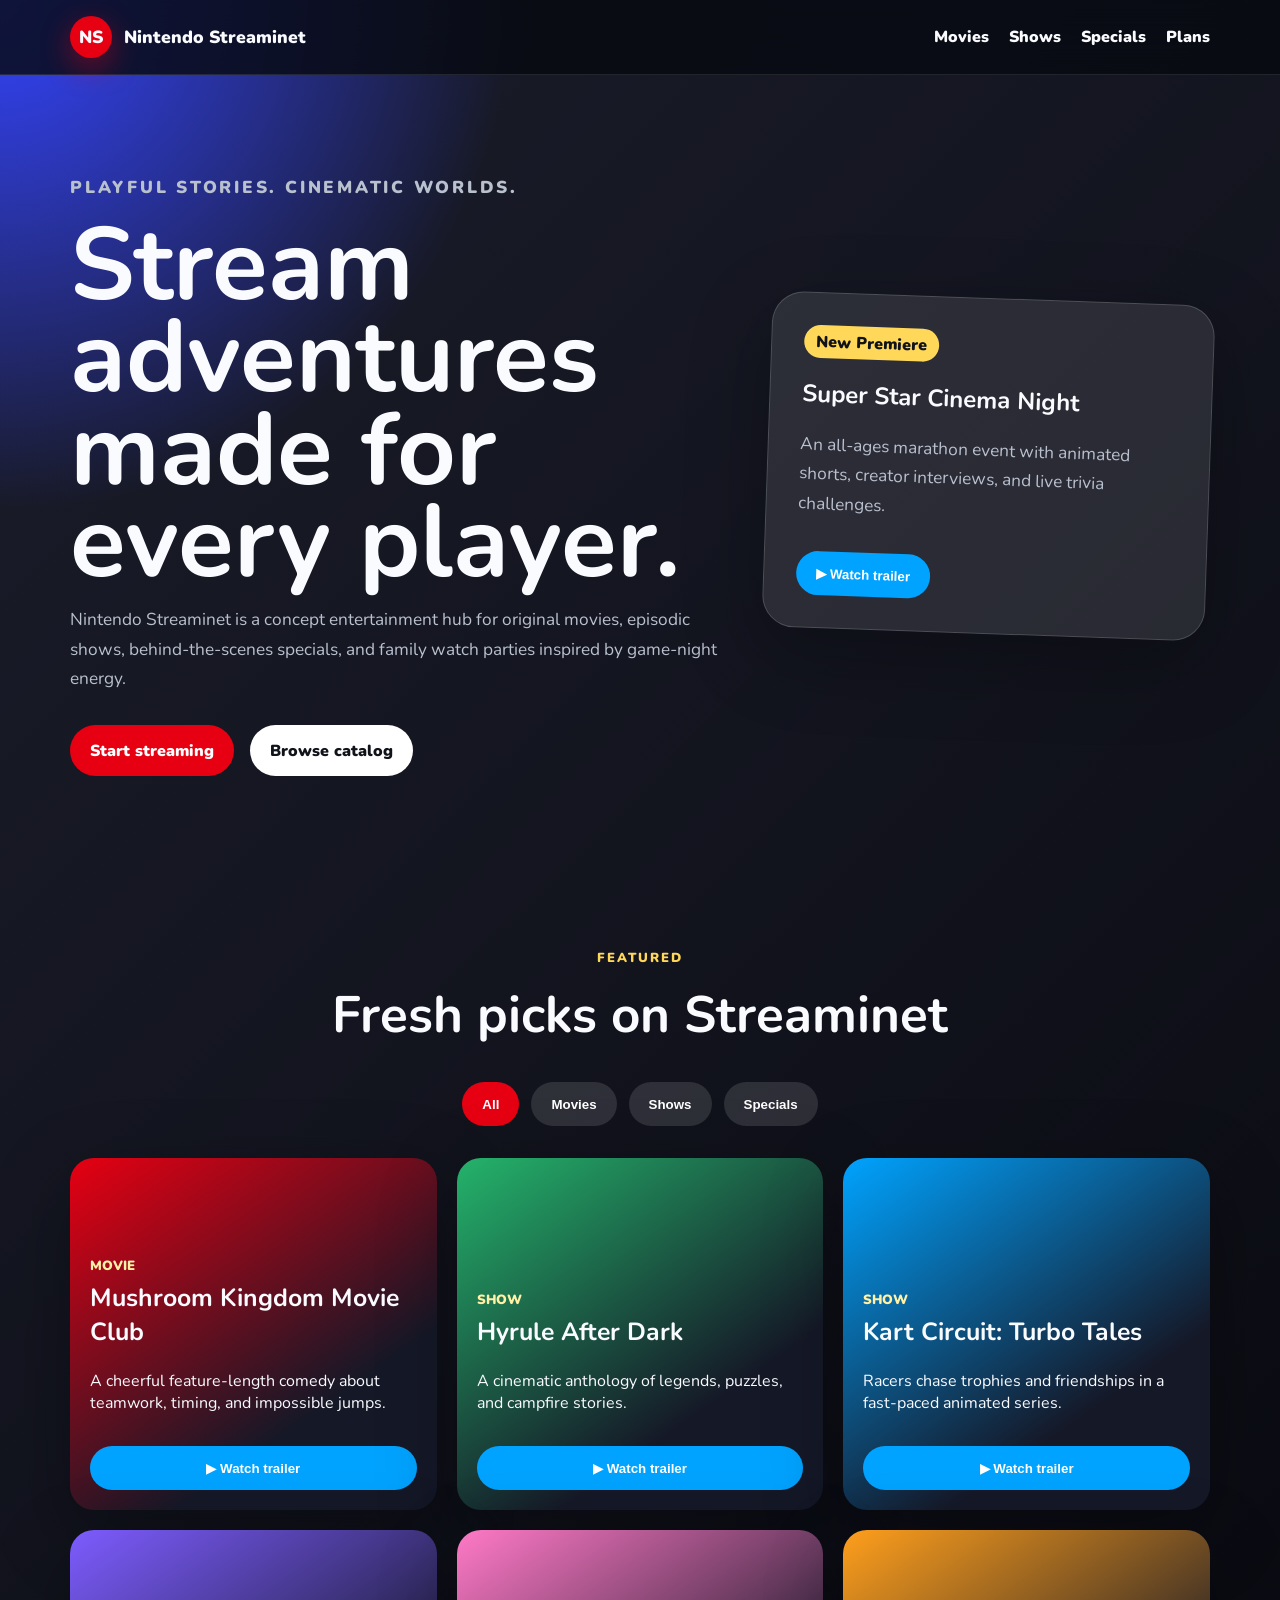
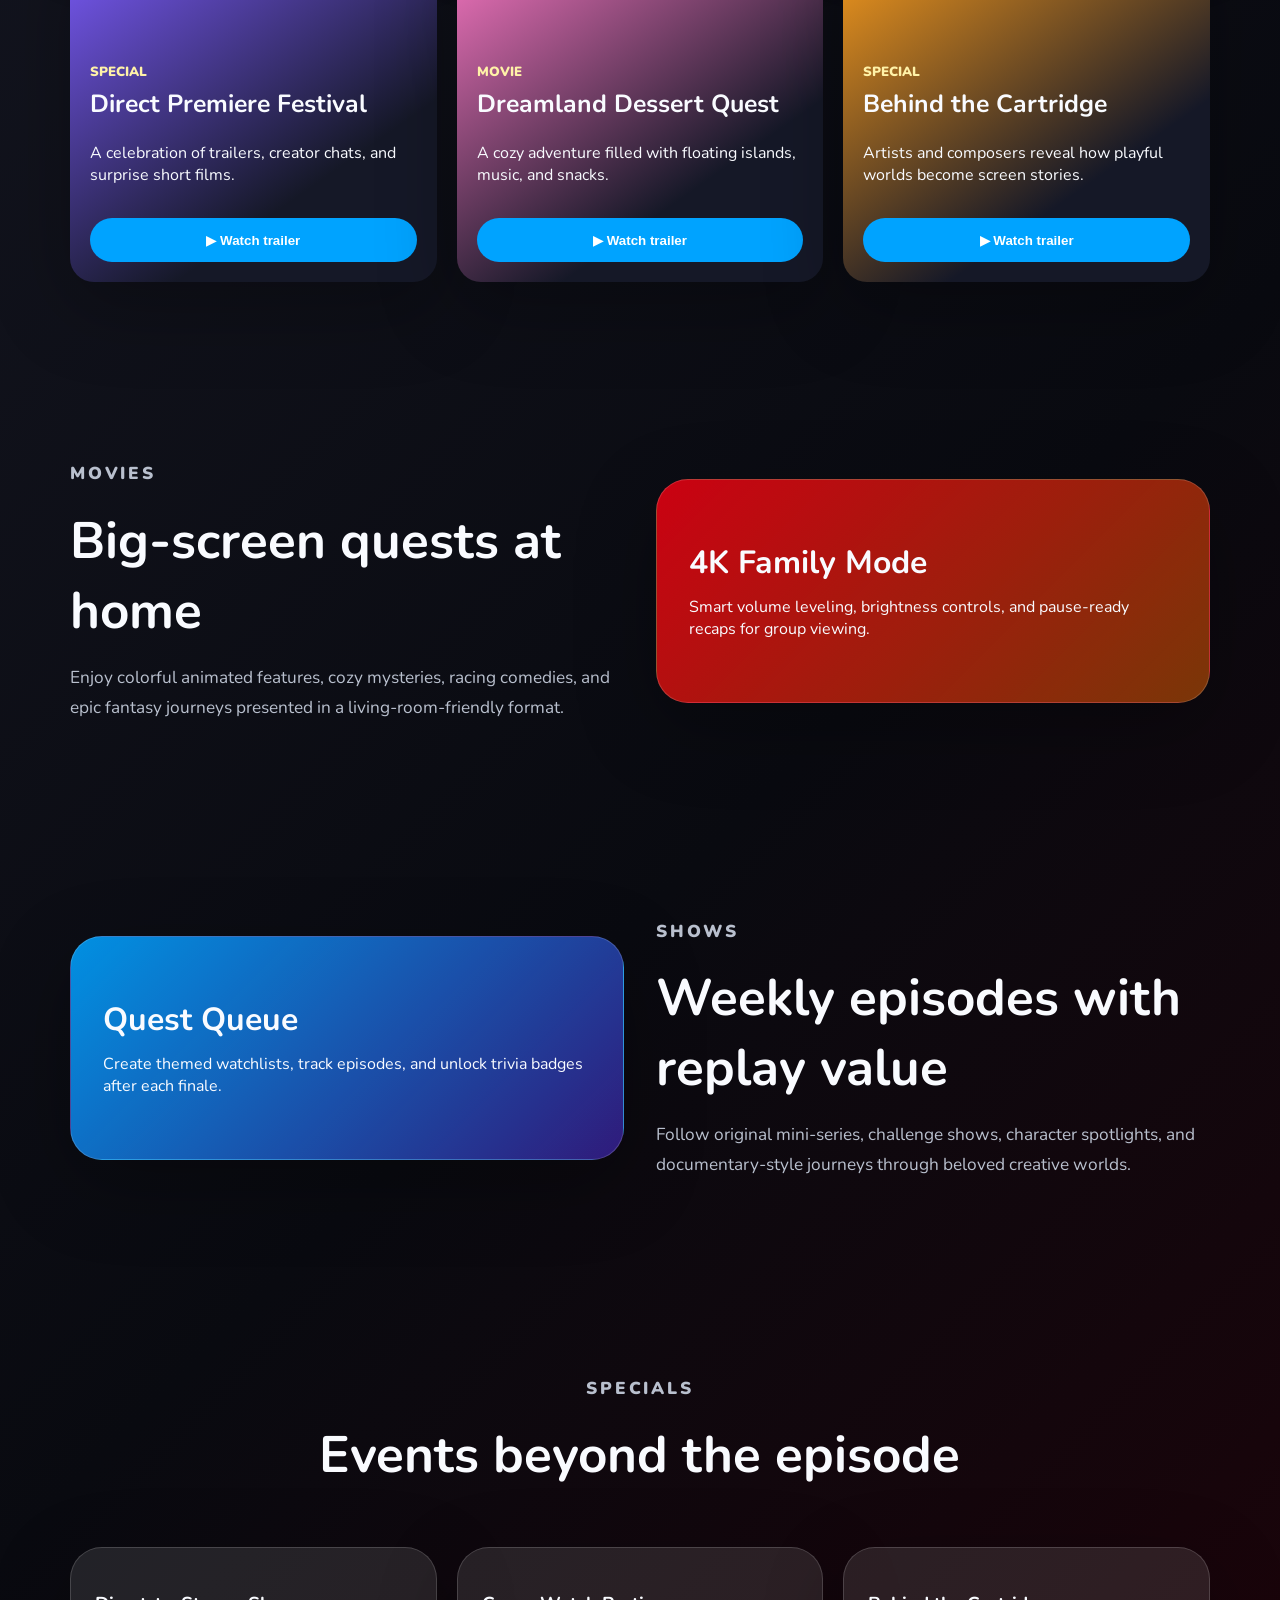
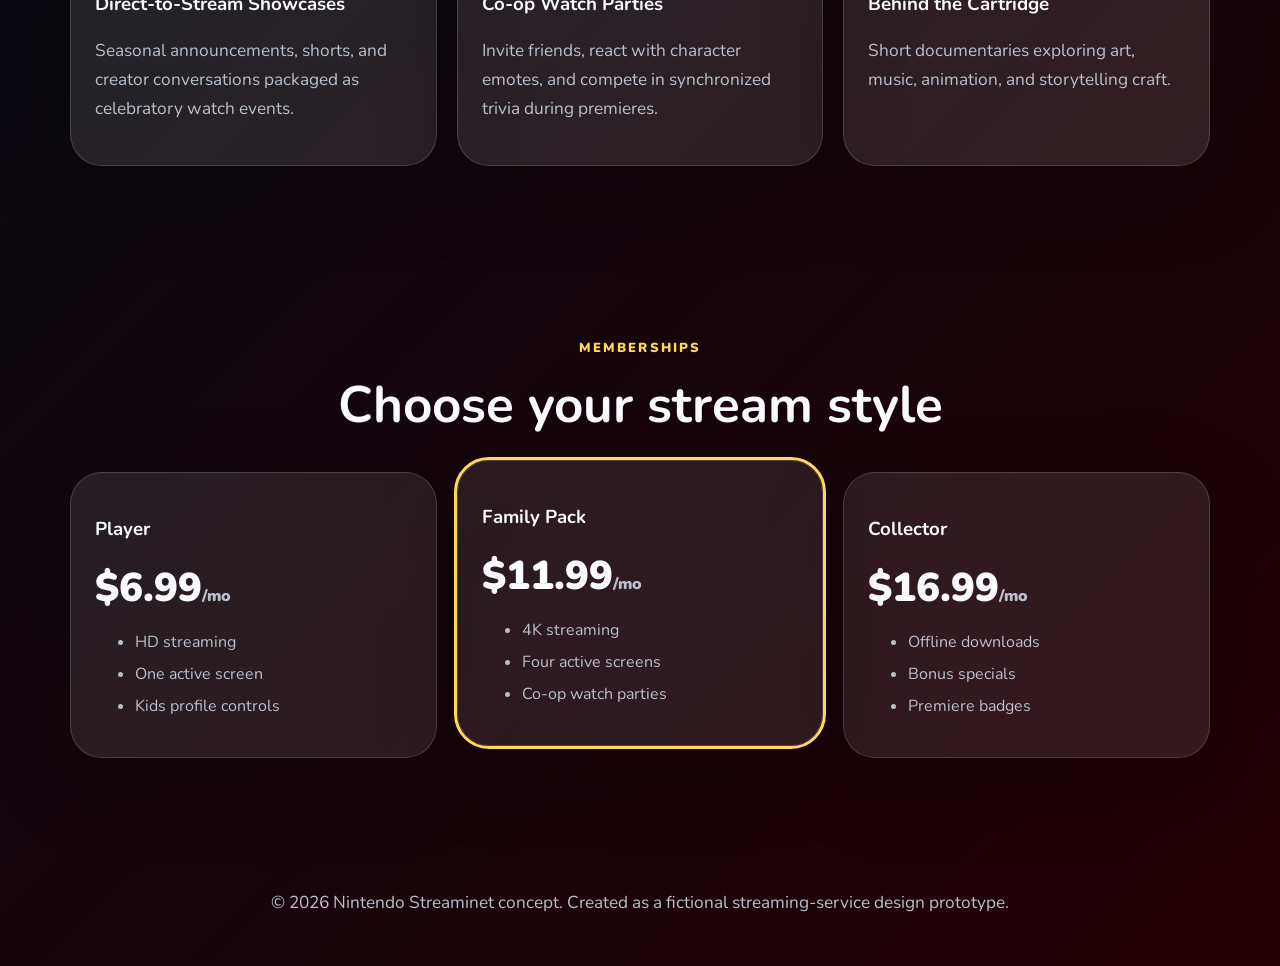
<file: index.html>
<!DOCTYPE html>
<html lang="en">
<head>
  <meta charset="UTF-8" />
  <meta name="viewport" content="width=device-width, initial-scale=1.0" />
  <meta name="description" content="Nintendo Streaminet concept streaming destination for movies, shows, and specials." />
  <title>Nintendo Streaminet | Movies, Shows & Specials</title>
  <link rel="preconnect" href="https://fonts.googleapis.com" />
  <link rel="preconnect" href="https://fonts.gstatic.com" crossorigin />
  <link href="https://fonts.googleapis.com/css2?family=Nunito:wght@400;700;900&display=swap" rel="stylesheet" />
  <link rel="stylesheet" href="styles.css" />
</head>
<body>
  <header class="site-header">
    <nav class="nav" aria-label="Primary navigation">
      <a class="brand" href="#hero" aria-label="Nintendo Streaminet home">
        <span class="brand-mark">NS</span>
        <span>Nintendo Streaminet</span>
      </a>
      <button class="nav-toggle" aria-expanded="false" aria-controls="nav-links">☰</button>
      <div class="nav-links" id="nav-links">
        <a href="#movies">Movies</a>
        <a href="#shows">Shows</a>
        <a href="#specials">Specials</a>
        <a href="#plans">Plans</a>
      </div>
    </nav>
  </header>

  <main>
    <section class="hero" id="hero">
      <div class="hero-copy">
        <p class="eyebrow">Playful stories. Cinematic worlds.</p>
        <h1>Stream adventures made for every player.</h1>
        <p>Nintendo Streaminet is a concept entertainment hub for original movies, episodic shows, behind-the-scenes specials, and family watch parties inspired by game-night energy.</p>
        <div class="hero-actions">
          <a class="button primary" href="#plans">Start streaming</a>
          <a class="button secondary" href="#featured">Browse catalog</a>
        </div>
      </div>
      <aside class="hero-card" aria-label="Featured premiere">
        <span class="pill">New Premiere</span>
        <h2>Super Star Cinema Night</h2>
        <p>An all-ages marathon event with animated shorts, creator interviews, and live trivia challenges.</p>
        <button class="play-button" data-title="Super Star Cinema Night">▶ Watch trailer</button>
      </aside>
    </section>

    <section class="section" id="featured">
      <div class="section-heading">
        <p class="eyebrow">Featured</p>
        <h2>Fresh picks on Streaminet</h2>
      </div>
      <div class="filter-bar" role="group" aria-label="Catalog filters">
        <button class="filter active" data-filter="all">All</button>
        <button class="filter" data-filter="movie">Movies</button>
        <button class="filter" data-filter="show">Shows</button>
        <button class="filter" data-filter="special">Specials</button>
      </div>
      <div class="catalog-grid" id="catalog-grid"></div>
    </section>

    <section class="section split" id="movies">
      <div>
        <p class="eyebrow">Movies</p>
        <h2>Big-screen quests at home</h2>
        <p>Enjoy colorful animated features, cozy mysteries, racing comedies, and epic fantasy journeys presented in a living-room-friendly format.</p>
      </div>
      <div class="feature-panel red">
        <strong>4K Family Mode</strong>
        <span>Smart volume leveling, brightness controls, and pause-ready recaps for group viewing.</span>
      </div>
    </section>

    <section class="section split reverse" id="shows">
      <div>
        <p class="eyebrow">Shows</p>
        <h2>Weekly episodes with replay value</h2>
        <p>Follow original mini-series, challenge shows, character spotlights, and documentary-style journeys through beloved creative worlds.</p>
      </div>
      <div class="feature-panel blue">
        <strong>Quest Queue</strong>
        <span>Create themed watchlists, track episodes, and unlock trivia badges after each finale.</span>
      </div>
    </section>

    <section class="section cards" id="specials">
      <div class="section-heading">
        <p class="eyebrow">Specials</p>
        <h2>Events beyond the episode</h2>
      </div>
      <article>
        <h3>Direct-to-Stream Showcases</h3>
        <p>Seasonal announcements, shorts, and creator conversations packaged as celebratory watch events.</p>
      </article>
      <article>
        <h3>Co-op Watch Parties</h3>
        <p>Invite friends, react with character emotes, and compete in synchronized trivia during premieres.</p>
      </article>
      <article>
        <h3>Behind the Cartridge</h3>
        <p>Short documentaries exploring art, music, animation, and storytelling craft.</p>
      </article>
    </section>

    <section class="section plans" id="plans">
      <div class="section-heading">
        <p class="eyebrow">Memberships</p>
        <h2>Choose your stream style</h2>
      </div>
      <div class="pricing-grid">
        <article class="price-card">
          <h3>Player</h3>
          <p class="price">$6.99<span>/mo</span></p>
          <ul>
            <li>HD streaming</li>
            <li>One active screen</li>
            <li>Kids profile controls</li>
          </ul>
        </article>
        <article class="price-card featured-plan">
          <h3>Family Pack</h3>
          <p class="price">$11.99<span>/mo</span></p>
          <ul>
            <li>4K streaming</li>
            <li>Four active screens</li>
            <li>Co-op watch parties</li>
          </ul>
        </article>
        <article class="price-card">
          <h3>Collector</h3>
          <p class="price">$16.99<span>/mo</span></p>
          <ul>
            <li>Offline downloads</li>
            <li>Bonus specials</li>
            <li>Premiere badges</li>
          </ul>
        </article>
      </div>
    </section>
  </main>

  <div class="modal" id="trailer-modal" aria-hidden="true" role="dialog" aria-labelledby="modal-title">
    <div class="modal-content">
      <button class="modal-close" aria-label="Close trailer">×</button>
      <p class="eyebrow">Trailer</p>
      <h2 id="modal-title">Now playing</h2>
      <div class="fake-player">▶</div>
      <p>This demo player previews how Streaminet trailers could launch from the catalog.</p>
    </div>
  </div>

  <footer class="footer">
    <p>© 2026 Nintendo Streaminet concept. Created as a fictional streaming-service design prototype.</p>
  </footer>

  <script src="app.js"></script>
</body>
</html>
</file>
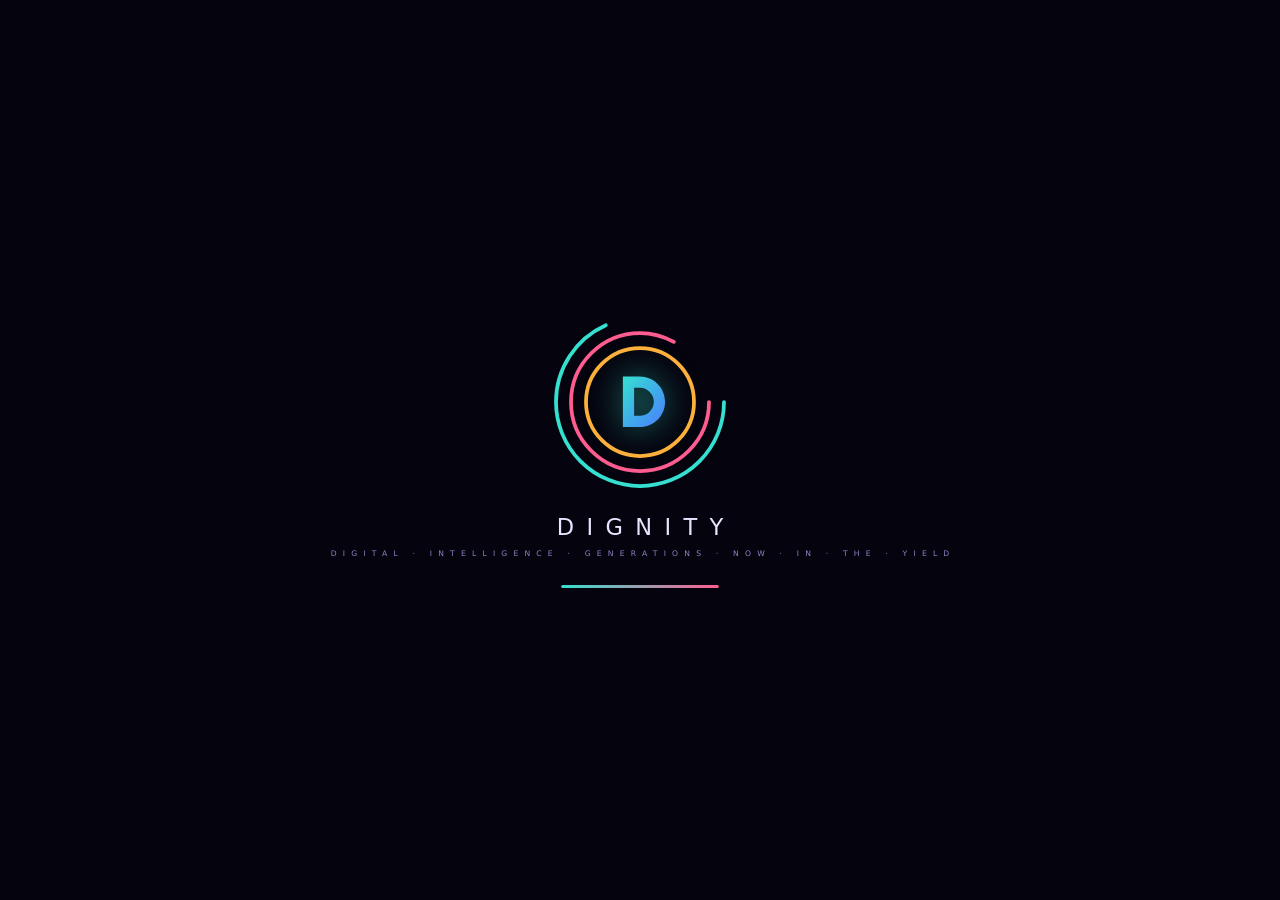
<file: dignity-os-epg/index.html>
<!DOCTYPE html>
<html lang="en">
<head>
<meta charset="UTF-8">
<meta name="viewport" content="width=device-width, initial-scale=1.0">
<title>Dignity OS — Program Guide</title>
<style>
  /* ============================================================
     DIGNITY OS · Electronic Program Guide
     Set-top box firmware UI simulation (concept design)
     Symbol-driven interface — minimal text by design
     ============================================================ */

  :root {
    --bg-deep:    #0d0a1f;
    --bg-panel:   #1a1440;
    --bg-cell:    #241b58;
    --bg-cell-2:  #2d2270;
    --ink:        #e8e4ff;
    --ink-dim:    #8d84c6;
    --accent:     #35e0d0;
    --accent-2:   #ffb03a;
    --hot:        #ff5d8f;
    --now-line:   #ffb03a;
    --glass:      rgba(255,255,255,.06);
    --radius:     14px;
    font-size: clamp(10px, 1.25vmin, 16px);
  }

  * { margin: 0; padding: 0; box-sizing: border-box; }

  html, body {
    height: 100%;
    background: #000;
    overflow: hidden;
    font-family: "Segoe UI", "Hiragino Sans", system-ui, sans-serif;
    user-select: none;
    -webkit-user-select: none;
  }

  /* ---- TV bezel / screen ---- */
  #screen {
    position: absolute; inset: 0;
    background:
      radial-gradient(120% 90% at 50% -10%, #2b2166 0%, var(--bg-deep) 55%, #070512 100%);
    overflow: hidden;
  }

  /* CRT scanlines + vignette */
  #screen::after {
    content: "";
    position: absolute; inset: 0;
    pointer-events: none;
    background:
      repeating-linear-gradient(0deg, rgba(0,0,0,.14) 0 1px, transparent 1px 3px),
      radial-gradient(130% 130% at 50% 50%, transparent 60%, rgba(0,0,0,.45) 100%);
    z-index: 90;
  }

  /* soft ambient drift behind everything */
  .aurora {
    position: absolute; inset: -20%;
    background:
      radial-gradient(30% 40% at 20% 30%, rgba(53,224,208,.10), transparent 70%),
      radial-gradient(35% 45% at 80% 20%, rgba(255,93,143,.09), transparent 70%),
      radial-gradient(40% 50% at 60% 85%, rgba(255,176,58,.07), transparent 70%);
    animation: drift 26s ease-in-out infinite alternate;
    z-index: 0;
  }
  @keyframes drift {
    from { transform: translate(-2%, -1%) scale(1); }
    to   { transform: translate(2%, 2%) scale(1.06); }
  }

  /* ============================================================
     BOOT SEQUENCE
     ============================================================ */
  #boot {
    position: absolute; inset: 0;
    background: #05040e;
    display: flex; align-items: center; justify-content: center;
    z-index: 200;
    transition: opacity .9s ease;
  }
  #boot.done { opacity: 0; pointer-events: none; }

  .boot-mark { text-align: center; }

  .boot-orbits {
    position: relative;
    width: 16rem; height: 16rem;
    margin: 0 auto 2rem;
  }
  .boot-orbits svg { width: 100%; height: 100%; overflow: visible; }

  .orbit-ring {
    fill: none;
    stroke-width: 2.5;
    stroke-linecap: round;
    transform-origin: 60px 60px;
    stroke-dasharray: 240 140;
    animation: spin 3.2s cubic-bezier(.65,.05,.35,.95) infinite;
  }
  .orbit-ring.r1 { stroke: var(--accent);   animation-duration: 3.2s; }
  .orbit-ring.r2 { stroke: var(--hot);      animation-duration: 4.1s; animation-direction: reverse; }
  .orbit-ring.r3 { stroke: var(--accent-2); animation-duration: 5.3s; }
  @keyframes spin { to { transform: rotate(360deg); } }

  .boot-core {
    position: absolute; inset: 0;
    display: flex; align-items: center; justify-content: center;
  }
  .boot-core .d-mark {
    width: 6rem; height: 6rem;
    animation: corePulse 1.6s ease-in-out infinite alternate;
    filter: drop-shadow(0 0 1.4rem rgba(53,224,208,.55));
  }
  @keyframes corePulse {
    from { transform: scale(.94); }
    to   { transform: scale(1.06); }
  }

  .boot-word {
    letter-spacing: 1.1rem;
    text-indent: 1.1rem;
    font-size: 2rem;
    font-weight: 200;
    color: var(--ink);
    opacity: 0;
    animation: wordIn 1.4s .6s ease forwards;
  }
  .boot-sub {
    margin-top: .8rem;
    letter-spacing: .55rem;
    text-indent: .55rem;
    font-size: .68rem;
    color: var(--ink-dim);
    opacity: 0;
    animation: wordIn 1.4s 1.2s ease forwards;
  }
  @keyframes wordIn {
    from { opacity: 0; transform: translateY(.8rem); letter-spacing: 1.6rem; }
    to   { opacity: 1; transform: none; }
  }

  .boot-progress {
    width: 14rem; height: .25rem;
    margin: 2.4rem auto 0;
    border-radius: 99px;
    background: rgba(255,255,255,.08);
    overflow: hidden;
  }
  .boot-progress i {
    display: block; height: 100%; width: 0;
    border-radius: inherit;
    background: linear-gradient(90deg, var(--accent), var(--hot));
    animation: load 2.8s .4s cubic-bezier(.3,.8,.4,1) forwards;
  }
  @keyframes load { to { width: 100%; } }

  /* ============================================================
     MAIN GUIDE LAYOUT
     ============================================================ */
  #guide {
    position: absolute; inset: 0;
    display: grid;
    grid-template-rows: auto auto 1fr auto;
    gap: 1rem;
    padding: 2.2rem 2.6rem 1.6rem;
    z-index: 10;
    opacity: 0;
    transform: scale(1.03);
    transition: opacity .8s ease, transform .8s ease;
  }
  #guide.on { opacity: 1; transform: none; }

  /* ---- Top bar ---- */
  .topbar {
    display: flex; align-items: center; gap: 1.4rem;
  }
  .logo-lockup {
    display: flex; align-items: center; gap: .8rem;
  }
  .logo-lockup .d-mark { width: 2.6rem; height: 2.6rem; }
  .logo-lockup .word {
    font-weight: 200; letter-spacing: .5rem; font-size: 1.15rem; color: var(--ink);
  }

  .topbar .spacer { flex: 1; }

  .status-glyphs {
    display: flex; align-items: center; gap: 1rem;
    color: var(--ink-dim);
  }
  .status-glyphs svg { width: 1.5rem; height: 1.5rem; display: block; }

  #clock {
    font-variant-numeric: tabular-nums;
    font-size: 1.7rem; font-weight: 300;
    color: var(--ink);
    letter-spacing: .1rem;
  }
  #clock small { font-size: .85rem; color: var(--accent); margin-left: .3rem; }

  /* ---- Now-playing strip: preview + info ---- */
  .nowstrip {
    display: grid;
    grid-template-columns: 22rem 1fr;
    gap: 1.2rem;
    align-items: stretch;
  }

  .preview {
    position: relative;
    border-radius: var(--radius);
    overflow: hidden;
    aspect-ratio: 16/9;
    background: #000;
    box-shadow: 0 .8rem 2.4rem rgba(0,0,0,.5), inset 0 0 0 1px rgba(255,255,255,.09);
  }
  .preview canvas { width: 100%; height: 100%; display: block; }
  .preview .ch-badge {
    position: absolute; left: .7rem; top: .7rem;
    display: flex; align-items: center; gap: .45rem;
    padding: .3rem .7rem;
    border-radius: 99px;
    background: rgba(0,0,0,.55);
    backdrop-filter: blur(6px);
    color: #fff; font-size: .85rem; font-weight: 600;
    letter-spacing: .05rem;
  }
  .preview .live-dot {
    width: .55rem; height: .55rem; border-radius: 50%;
    background: var(--hot);
    animation: blink 1.4s ease-in-out infinite;
  }
  @keyframes blink { 50% { opacity: .25; } }

  .infocard {
    border-radius: var(--radius);
    background: linear-gradient(160deg, var(--glass), rgba(255,255,255,.02));
    box-shadow: inset 0 0 0 1px rgba(255,255,255,.08);
    padding: 1.1rem 1.5rem;
    display: flex; flex-direction: column; justify-content: center;
    gap: .55rem;
    min-width: 0;
  }
  .infocard .row1 {
    display: flex; align-items: center; gap: .9rem; min-width: 0;
  }
  .infocard .genre-sym {
    width: 2.4rem; height: 2.4rem; flex: none;
    display: grid; place-items: center;
    border-radius: .7rem;
  }
  .infocard .genre-sym svg { width: 1.5rem; height: 1.5rem; }
  .infocard h1 {
    font-size: 1.55rem; font-weight: 500; color: var(--ink);
    white-space: nowrap; overflow: hidden; text-overflow: ellipsis;
    min-width: 0;
  }
  .infocard .meta {
    display: flex; align-items: center; gap: 1rem;
    color: var(--ink-dim); font-size: .95rem;
    font-variant-numeric: tabular-nums;
  }
  .infocard .meta .sym { display: inline-flex; align-items: center; gap: .35rem; }
  .infocard .meta svg { width: 1.05rem; height: 1.05rem; }

  .progressbar {
    height: .35rem; border-radius: 99px;
    background: rgba(255,255,255,.09);
    overflow: hidden;
  }
  .progressbar i {
    display: block; height: 100%;
    background: linear-gradient(90deg, var(--accent), var(--accent-2));
    border-radius: inherit;
    transition: width .6s ease;
  }

  /* ---- EPG grid ---- */
  .gridwrap {
    position: relative;
    border-radius: var(--radius);
    background: rgba(0,0,0,.25);
    box-shadow: inset 0 0 0 1px rgba(255,255,255,.06);
    overflow: hidden;
    display: grid;
    grid-template-rows: auto 1fr;
    min-height: 0;
  }

  /* timeline header */
  .timeline {
    display: grid;
    grid-template-columns: 13rem 1fr;
    border-bottom: 1px solid rgba(255,255,255,.07);
    background: rgba(255,255,255,.03);
  }
  .timeline .corner {
    display: flex; align-items: center; justify-content: center;
    padding: .6rem;
  }
  .timeline .corner svg { width: 1.4rem; height: 1.4rem; color: var(--accent); }
  .timeslots { display: grid; grid-template-columns: repeat(4, 1fr); }
  .timeslots .slot {
    padding: .6rem .9rem;
    font-size: .95rem; font-weight: 600;
    color: var(--ink-dim);
    font-variant-numeric: tabular-nums;
    border-left: 1px solid rgba(255,255,255,.05);
    letter-spacing: .05rem;
  }
  .timeslots .slot.now { color: var(--accent-2); }

  /* rows viewport */
  #rows {
    position: relative;
    overflow: hidden;
    min-height: 0;
  }
  #rowsInner {
    position: absolute; inset: 0 0 auto 0;
    transition: transform .35s cubic-bezier(.25,.9,.3,1.1);
  }

  .ch-row {
    display: grid;
    grid-template-columns: 13rem 1fr;
    height: 5.4rem;
    border-bottom: 1px solid rgba(255,255,255,.05);
  }

  .ch-label {
    display: flex; align-items: center; gap: .8rem;
    padding: 0 1rem;
    background: rgba(255,255,255,.025);
  }
  .ch-num {
    font-size: .8rem; font-weight: 700;
    color: var(--ink-dim);
    font-variant-numeric: tabular-nums;
    width: 2rem; text-align: right;
  }
  .ch-logo {
    width: 3rem; height: 3rem; flex: none;
    border-radius: .8rem;
    display: grid; place-items: center;
    box-shadow: inset 0 0 0 1px rgba(255,255,255,.14);
  }
  .ch-logo svg { width: 1.8rem; height: 1.8rem; }
  .ch-name {
    font-size: .78rem; font-weight: 600; letter-spacing: .05rem;
    color: var(--ink-dim);
    white-space: nowrap; overflow: hidden; text-overflow: ellipsis;
    min-width: 0;
  }

  .ch-programs { position: relative; }

  .prog {
    position: absolute; top: .45rem; bottom: .45rem;
    border-radius: .8rem;
    background: linear-gradient(160deg, var(--bg-cell-2), var(--bg-cell));
    box-shadow: inset 0 0 0 1px rgba(255,255,255,.07);
    padding: .55rem .9rem;
    display: flex; flex-direction: column; justify-content: center;
    gap: .2rem;
    overflow: hidden;
    cursor: pointer;
    transition: transform .18s ease, box-shadow .18s ease, background .18s ease;
  }
  .prog .p-title {
    font-size: .95rem; font-weight: 600; color: var(--ink);
    white-space: nowrap; overflow: hidden; text-overflow: ellipsis;
  }
  .prog .p-syms {
    display: flex; align-items: center; gap: .5rem;
    color: var(--ink-dim);
  }
  .prog .p-syms svg { width: .95rem; height: .95rem; }
  .prog .p-time {
    font-size: .72rem; color: var(--ink-dim);
    font-variant-numeric: tabular-nums;
  }

  .prog.onair {
    background: linear-gradient(160deg, #33307e, #262060);
    box-shadow: inset 0 0 0 1px rgba(53,224,208,.28);
  }

  .prog.sel {
    background: linear-gradient(160deg, #3ee7d6, #19b3a6);
    box-shadow:
      0 .5rem 1.6rem rgba(53,224,208,.35),
      inset 0 0 0 2px rgba(255,255,255,.85);
    transform: scale(1.035);
    z-index: 5;
    animation: selGlow 1.5s ease-in-out infinite alternate;
  }
  .prog.sel .p-title { color: #06251f; }
  .prog.sel .p-time, .prog.sel .p-syms { color: #0b4b41; }
  @keyframes selGlow {
    from { box-shadow: 0 .5rem 1.6rem rgba(53,224,208,.3),  inset 0 0 0 2px rgba(255,255,255,.85); }
    to   { box-shadow: 0 .5rem 2.2rem rgba(53,224,208,.55), inset 0 0 0 2px #fff; }
  }

  /* now-line */
  #nowline {
    position: absolute; top: 0; bottom: 0;
    width: 2px;
    background: var(--now-line);
    box-shadow: 0 0 .6rem var(--now-line);
    z-index: 8;
    pointer-events: none;
  }
  #nowline::before {
    content: "";
    position: absolute; top: -1px; left: 50%;
    transform: translateX(-50%);
    border: .45rem solid transparent;
    border-top-color: var(--now-line);
  }

  /* ---- Bottom control legend: pure symbols ---- */
  .legend {
    display: flex; align-items: center; justify-content: center;
    gap: 2.6rem;
  }
  .legend .hint {
    display: flex; align-items: center; gap: .6rem;
    color: var(--ink-dim);
  }
  .legend .btn {
    width: 2.1rem; height: 2.1rem;
    border-radius: 50%;
    display: grid; place-items: center;
    font-weight: 700; font-size: .95rem;
    color: #fff;
    box-shadow: inset 0 -3px 0 rgba(0,0,0,.3), 0 2px 6px rgba(0,0,0,.4);
  }
  .btn.a { background: #2fbfae; }
  .btn.b { background: #e4485c; }
  .btn.x { background: #4a7dff; }
  .btn.y { background: #f0a530; }
  .btn.pad {
    background: #3a3564; border-radius: .5rem;
  }
  .legend .hint svg { width: 1.3rem; height: 1.3rem; }

  /* ============================================================
     DETAIL OVERLAY (A button)
     ============================================================ */
  #detail {
    position: absolute; inset: 0;
    display: flex; align-items: center; justify-content: center;
    background: rgba(5,4,14,.62);
    backdrop-filter: blur(10px);
    z-index: 100;
    opacity: 0; pointer-events: none;
    transition: opacity .25s ease;
  }
  #detail.on { opacity: 1; pointer-events: auto; }

  .detail-card {
    width: min(46rem, 82vw);
    border-radius: 1.4rem;
    background: linear-gradient(165deg, #241d5c, #14103a);
    box-shadow: 0 2rem 5rem rgba(0,0,0,.6), inset 0 0 0 1px rgba(255,255,255,.12);
    padding: 2rem 2.4rem;
    transform: translateY(1.6rem) scale(.96);
    transition: transform .3s cubic-bezier(.2,.9,.3,1.2);
  }
  #detail.on .detail-card { transform: none; }

  .detail-card .head {
    display: flex; align-items: center; gap: 1rem; margin-bottom: 1.1rem;
  }
  .detail-card .genre-sym {
    width: 3.2rem; height: 3.2rem; flex: none;
    border-radius: .9rem; display: grid; place-items: center;
  }
  .detail-card .genre-sym svg { width: 2rem; height: 2rem; }
  .detail-card h2 { font-size: 1.7rem; font-weight: 500; color: var(--ink); min-width: 0; }
  .detail-card .times {
    color: var(--accent); font-variant-numeric: tabular-nums;
    font-size: 1rem; letter-spacing: .06rem;
  }
  .detail-card p {
    color: var(--ink-dim); line-height: 1.65; font-size: 1rem;
    margin-top: .9rem;
  }
  .detail-card .symrow {
    margin-top: 1.4rem;
    display: flex; gap: .8rem;
  }
  .symrow .chip {
    display: inline-flex; align-items: center; gap: .45rem;
    padding: .45rem .95rem;
    border-radius: 99px;
    background: rgba(255,255,255,.07);
    color: var(--ink); font-size: .85rem; font-weight: 600;
  }
  .symrow .chip svg { width: 1.1rem; height: 1.1rem; }

  .detail-actions {
    margin-top: 1.8rem;
    display: flex; gap: 1rem;
  }
  .detail-actions .act {
    flex: 1;
    display: flex; align-items: center; justify-content: center; gap: .6rem;
    padding: .85rem;
    border-radius: .9rem;
    background: rgba(255,255,255,.06);
    box-shadow: inset 0 0 0 1px rgba(255,255,255,.1);
    color: var(--ink);
    cursor: pointer;
    transition: background .15s ease, transform .15s ease;
  }
  .detail-actions .act:hover { background: rgba(53,224,208,.18); transform: translateY(-2px); }
  .detail-actions .act svg { width: 1.4rem; height: 1.4rem; }

  /* channel-change flash */
  #flash {
    position: absolute; inset: 0;
    background: #fff;
    opacity: 0; pointer-events: none;
    z-index: 80;
  }
  #flash.zap { animation: zap .35s ease; }
  @keyframes zap { 0% { opacity: .55; } 100% { opacity: 0; } }
</style>
</head>
<body>

<div id="screen">
  <div class="aurora"></div>

  <!-- ══════════ BOOT ══════════ -->
  <div id="boot">
    <div class="boot-mark">
      <div class="boot-orbits">
        <svg viewBox="0 0 120 120">
          <circle class="orbit-ring r1" cx="60" cy="60" r="56"/>
          <circle class="orbit-ring r2" cx="60" cy="60" r="46"/>
          <circle class="orbit-ring r3" cx="60" cy="60" r="36"/>
        </svg>
        <div class="boot-core">
          <svg class="d-mark" viewBox="0 0 48 48">
            <defs>
              <linearGradient id="dg" x1="0" y1="0" x2="1" y2="1">
                <stop offset="0" stop-color="#35e0d0"/>
                <stop offset="1" stop-color="#4a7dff"/>
              </linearGradient>
            </defs>
            <path fill="url(#dg)" d="M12 6h12c10 0 18 8 18 18s-8 18-18 18H12V6zm8 8v20h4c5.5 0 10-4.5 10-10s-4.5-10-10-10h-4z"/>
          </svg>
        </div>
      </div>
      <div class="boot-word">DIGNITY</div>
      <div class="boot-sub">DIGITAL · INTELLIGENCE · GENERATIONS · NOW · IN · THE · YIELD</div>
      <div class="boot-progress"><i></i></div>
    </div>
  </div>

  <!-- ══════════ GUIDE ══════════ -->
  <div id="guide">

    <!-- top bar -->
    <div class="topbar">
      <div class="logo-lockup">
        <svg class="d-mark" viewBox="0 0 48 48">
          <path fill="#35e0d0" d="M12 6h12c10 0 18 8 18 18s-8 18-18 18H12V6zm8 8v20h4c5.5 0 10-4.5 10-10s-4.5-10-10-10h-4z"/>
        </svg>
        <span class="word">DIGNITY</span>
      </div>
      <div class="spacer"></div>
      <div class="status-glyphs">
        <!-- signal -->
        <svg viewBox="0 0 24 24" fill="none" stroke="currentColor" stroke-width="2" stroke-linecap="round">
          <path d="M4 18v-4M9 18v-8M14 18V6M19 18V2" stroke="#35e0d0"/>
        </svg>
        <!-- satellite dish -->
        <svg viewBox="0 0 24 24" fill="none" stroke="currentColor" stroke-width="1.8" stroke-linecap="round" stroke-linejoin="round">
          <path d="M4 10a8 8 0 0 0 10 10L4 10z"/><path d="M9 15l3-3"/><circle cx="17" cy="7" r="1.6" fill="currentColor" stroke="none"/><path d="M14 4a6 6 0 0 1 6 6" opacity=".6"/>
        </svg>
        <!-- rec dot -->
        <svg viewBox="0 0 24 24"><circle cx="12" cy="12" r="5" fill="#ff5d8f"><animate attributeName="opacity" values="1;.2;1" dur="1.6s" repeatCount="indefinite"/></circle></svg>
      </div>
      <div id="clock">--:--<small>--</small></div>
    </div>

    <!-- now playing -->
    <div class="nowstrip">
      <div class="preview">
        <canvas id="pv" width="480" height="270"></canvas>
        <div class="ch-badge"><span class="live-dot"></span><span id="pvBadge">CH 01</span></div>
      </div>
      <div class="infocard">
        <div class="row1">
          <div class="genre-sym" id="npSym"></div>
          <h1 id="npTitle">—</h1>
        </div>
        <div class="meta">
          <span class="sym" id="npTime">—</span>
          <span class="sym" id="npFlags"></span>
        </div>
        <div class="progressbar"><i id="npProg" style="width:0%"></i></div>
      </div>
    </div>

    <!-- grid -->
    <div class="gridwrap">
      <div class="timeline">
        <div class="corner">
          <svg viewBox="0 0 24 24" fill="none" stroke="currentColor" stroke-width="2" stroke-linecap="round">
            <circle cx="12" cy="12" r="9"/><path d="M12 7v5l3.5 2"/>
          </svg>
        </div>
        <div class="timeslots" id="timeslots"></div>
      </div>
      <div id="rows">
        <div id="rowsInner"></div>
        <div id="nowline"></div>
      </div>
    </div>

    <!-- symbol legend -->
    <div class="legend">
      <div class="hint">
        <span class="btn pad">
          <svg viewBox="0 0 24 24" fill="currentColor"><path d="M12 3l3 4H9l3-4zm0 18l-3-4h6l-3 4zM3 12l4-3v6l-4-3zm18 0l-4 3V9l4 3z"/></svg>
        </span>
        <svg viewBox="0 0 24 24" fill="none" stroke="currentColor" stroke-width="2" stroke-linecap="round"><path d="M5 12h14M12 5l7 7-7 7" opacity=".0"/><rect x="4" y="6" width="7" height="5" rx="1.2"/><rect x="13" y="6" width="7" height="5" rx="1.2" opacity=".45"/><rect x="4" y="13" width="7" height="5" rx="1.2" opacity=".45"/><rect x="13" y="13" width="7" height="5" rx="1.2" opacity=".45"/></svg>
      </div>
      <div class="hint">
        <span class="btn a">A</span>
        <svg viewBox="0 0 24 24" fill="none" stroke="currentColor" stroke-width="2" stroke-linecap="round" stroke-linejoin="round"><circle cx="12" cy="12" r="9"/><path d="M12 11v6M12 7.5v.5"/></svg>
      </div>
      <div class="hint">
        <span class="btn b">B</span>
        <svg viewBox="0 0 24 24" fill="none" stroke="currentColor" stroke-width="2" stroke-linecap="round" stroke-linejoin="round"><path d="M9 14L4 9l5-5"/><path d="M4 9h11a5 5 0 0 1 0 10h-4"/></svg>
      </div>
      <div class="hint">
        <span class="btn x">X</span>
        <svg viewBox="0 0 24 24" fill="none" stroke="currentColor" stroke-width="2" stroke-linecap="round"><rect x="4" y="5" width="16" height="14" rx="2"/><path d="M9 9l6 3-6 3V9z" fill="currentColor" stroke="none"/></svg>
      </div>
      <div class="hint">
        <span class="btn y">Y</span>
        <svg viewBox="0 0 24 24" fill="currentColor"><circle cx="12" cy="12" r="5.5"/><circle cx="12" cy="12" r="8.5" fill="none" stroke="currentColor" stroke-width="1.6" opacity=".5"/></svg>
      </div>
    </div>
  </div>

  <!-- ══════════ DETAIL OVERLAY ══════════ -->
  <div id="detail">
    <div class="detail-card">
      <div class="head">
        <div class="genre-sym" id="dtSym"></div>
        <div style="min-width:0">
          <h2 id="dtTitle">—</h2>
          <div class="times" id="dtTimes">—</div>
        </div>
      </div>
      <p id="dtDesc">—</p>
      <div class="symrow" id="dtChips"></div>
      <div class="detail-actions">
        <div class="act" id="actWatch">
          <svg viewBox="0 0 24 24" fill="currentColor"><path d="M8 5.5v13l11-6.5L8 5.5z"/></svg>
        </div>
        <div class="act" id="actRec">
          <svg viewBox="0 0 24 24"><circle cx="12" cy="12" r="6" fill="#ff5d8f"/></svg>
        </div>
        <div class="act" id="actRemind">
          <svg viewBox="0 0 24 24" fill="none" stroke="currentColor" stroke-width="2" stroke-linecap="round" stroke-linejoin="round"><path d="M18 9a6 6 0 1 0-12 0c0 5-2 6-2 6h16s-2-1-2-6"/><path d="M10.5 19a1.8 1.8 0 0 0 3 0"/></svg>
        </div>
      </div>
    </div>
  </div>

  <div id="flash"></div>
</div>

<!-- ════════════════════════════════════════════════════════════
     EPG SOURCE DATA · Dignity OS ingests broadcaster listings
     as XML service files. This block mirrors that firmware
     format (services / events, TV-Guide-style feed schema).
     ════════════════════════════════════════════════════════════ -->
<script id="epg-xml" type="text/xml">
<epg version="1.0" system="DIGNITY-OS" tuner="DVB-T2">
  <service num="01" id="dtv-plaza" name="PLAZA" hue="168" glyph="tv">
    <event start="0"  dur="1" genre="news"   title="Signal Update"       desc="Headlines and weather on the half hour, live from the Plaza studio."/>
    <event start="1"  dur="2" genre="talk"   title="The Round Table"     desc="Guests from the worlds of art, science and sport join the daily conversation."/>
    <event start="3"  dur="1" genre="news"   title="Market Pulse"        desc="Numbers, trends and the stories behind them, in thirty brisk minutes."/>
    <event start="4"  dur="2" genre="doc"    title="City in Motion"      desc="One day in the life of the metro system, from first train to last."/>
    <event start="6"  dur="2" genre="talk"   title="Second Opinion"      desc="Two critics, one screen, zero agreement. Tonight: the season's biggest premieres."/>
    <event start="8"  dur="4" genre="movie"  title="Starfall Boulevard"  desc="A drifting projectionist discovers a reel that plays tomorrow's news. Award-winning drama."/>
    <event start="12" dur="2" genre="news"   title="Evening Bulletin"    desc="The day's stories in full, with analysis and live reports."/>
    <event start="14" dur="2" genre="talk"   title="Night Desk"          desc="Long-form interviews after dark, recorded in a single take."/>
    <event start="16" dur="4" genre="movie"  title="The Paper Comet"     desc="A small-town printing press races to publish one impossible story."/>
    <event start="20" dur="4" genre="news"   title="Overnight Signal"    desc="Rolling coverage through the small hours."/>
  </service>
  <service num="02" id="dtv-arcadia" name="ARCADIA" hue="12" glyph="game">
    <event start="0"  dur="2" genre="game"   title="Warp Zone Weekly"    desc="Speedruns, secrets and new releases, with the community leaderboard showdown."/>
    <event start="2"  dur="1" genre="anime"  title="Comet Racer Z"       desc="Episode 24. The interstellar grand prix reaches the rings of a forgotten planet."/>
    <event start="3"  dur="1" genre="anime"  title="Comet Racer Z"       desc="Episode 25. A rival team unveils an engine that bends the rules — and maybe the track."/>
    <event start="4"  dur="2" genre="game"   title="Boss Rush Live"      desc="Four challengers, one credit each. The gauntlet is set live on the studio floor."/>
    <event start="6"  dur="2" genre="talk"   title="Cartridge Club"      desc="Collectors and developers unbox the strangest hardware ever shipped."/>
    <event start="8"  dur="2" genre="anime"  title="Paper Lantern Tales" desc="Hand-drawn anthology of folk stories from the floating market towns."/>
    <event start="10" dur="4" genre="game"   title="Summer Invitational" desc="The bracket finals, casted live with picture-in-picture player cams."/>
    <event start="14" dur="2" genre="anime"  title="Sky Pirates of Ostia" desc="Double bill. The fleet crosses the storm wall in search of the floating archive."/>
    <event start="16" dur="4" genre="movie"  title="Player Two"          desc="Two estranged siblings reunite to finish the arcade game their mother designed."/>
    <event start="20" dur="4" genre="game"   title="Night Arcade"        desc="Open lobby marathon into the small hours, viewer challenges welcome."/>
  </service>
  <service num="03" id="dtv-terra" name="TERRA" hue="98" glyph="leaf">
    <event start="0"  dur="2" genre="doc"    title="Cloud Forest"        desc="Cameras climb into the canopy where rain is born and rivers begin."/>
    <event start="2"  dur="2" genre="doc"    title="Machines of the Deep" desc="Submersibles chart a trench where light has never reached."/>
    <event start="4"  dur="1" genre="kids"   title="Little Explorers"    desc="Pocket-sized expeditions for curious minds: today, the secret life of ponds."/>
    <event start="5"  dur="3" genre="doc"    title="The Salt Roads"      desc="Following the caravan routes that carried oceans across deserts."/>
    <event start="8"  dur="2" genre="doc"    title="Glacier Season"      desc="A year on the ice shelf, compressed into ninety minutes of slow thunder."/>
    <event start="10" dur="2" genre="talk"   title="Field Notes"         desc="Researchers phone in from tents, towers and research vessels around the world."/>
    <event start="12" dur="4" genre="doc"    title="Night Sky Atlas"     desc="A slow journey through the summer constellations with the southern observatory."/>
    <event start="16" dur="4" genre="movie"  title="The Cartographer"    desc="A mapmaker inherits an island that appears on no chart. Quiet, luminous drama."/>
    <event start="20" dur="4" genre="doc"    title="Ocean After Dark"    desc="Bioluminescent plankton, hunting squid and the midnight migration."/>
  </service>
  <service num="04" id="dtv-tempo" name="TEMPO" hue="268" glyph="note">
    <event start="0"  dur="2" genre="music"  title="Basement Sessions"   desc="Unplugged performances recorded one take at a time, below street level."/>
    <event start="2"  dur="2" genre="music"  title="Chart Orbit"         desc="The week's most-played tracks, counted down with videos and studio guests."/>
    <event start="4"  dur="1" genre="talk"   title="Liner Notes"         desc="Producers dissect one classic record, channel by channel."/>
    <event start="5"  dur="3" genre="music"  title="Festival Circuit"    desc="Highlights from the coastal stages, from soundcheck to encore."/>
    <event start="8"  dur="4" genre="movie"  title="The Velvet Frequency" desc="A pirate radio crew broadcasts one last summer. Music-driven coming-of-age film."/>
    <event start="12" dur="2" genre="music"  title="String Theory"       desc="A chamber quartet reworks electronic classics in an empty swimming pool."/>
    <event start="14" dur="2" genre="talk"   title="B-Side Stories"      desc="The songs that almost made the album, told by the people who cut them."/>
    <event start="16" dur="4" genre="music"  title="Midnight Signal"     desc="Late-night electronic selections beamed from the harbour lighthouse studio."/>
    <event start="20" dur="4" genre="music"  title="Slow Waves"          desc="Ambient transmissions until sunrise, with the tide microphones live."/>
  </service>
  <service num="05" id="dtv-forum" name="FORUM" hue="212" glyph="ball">
    <event start="0"  dur="2" genre="sport"  title="Matchday Countdown"  desc="Team news, tactics boards and touchline interviews ahead of kickoff."/>
    <event start="2"  dur="4" genre="sport"  title="League Final · Live" desc="The championship decider, live with multi-angle replays and radio commentary sync."/>
    <event start="6"  dur="1" genre="talk"   title="Extra Time"          desc="The final whistle is only the beginning. Reaction, ratings and debate."/>
    <event start="7"  dur="3" genre="sport"  title="World Rally Recap"   desc="Every stage, every surface: gravel, snow and tarmac from the mountain rounds."/>
    <event start="10" dur="2" genre="doc"    title="The Tenth Second"    desc="How sprinting's greatest barrier fell, told by the athletes who broke it."/>
    <event start="12" dur="4" genre="sport"  title="Court Classics"      desc="A five-set epic replayed in full, with new courtside commentary."/>
    <event start="16" dur="2" genre="talk"   title="The Press Room"      desc="Coaches, quotes and the questions nobody wanted to answer."/>
    <event start="18" dur="6" genre="sport"  title="Pacific Grand Prix"  desc="Live overnight coverage from the island street circuit, lights to flag."/>
  </service>
  <service num="06" id="dtv-luna" name="LUNA" hue="42" glyph="star">
    <event start="0"  dur="1" genre="kids"   title="Mornings with Momo"  desc="Songs, puppets and pancakes with Momo and the breakfast band."/>
    <event start="1"  dur="2" genre="anime"  title="Sky Garden Club"     desc="Five friends tend a garden on a floating island, one season at a time."/>
    <event start="3"  dur="1" genre="kids"   title="Counting Comets"     desc="Numbers hide everywhere: tonight we find them in the night sky."/>
    <event start="4"  dur="2" genre="kids"   title="Build-It Brigade"    desc="Cardboard, tape and big ideas: today the team builds a working marble city."/>
    <event start="6"  dur="2" genre="anime"  title="The Acorn Post"      desc="A squirrel courier delivers letters across the tallest forest in the world."/>
    <event start="8"  dur="4" genre="movie"  title="The Clockwork Kite"  desc="Family adventure. A wind-up kite carries a message across the whole valley."/>
    <event start="12" dur="2" genre="kids"   title="Puddle Lab"          desc="Kitchen-sink science with spectacularly messy results."/>
    <event start="14" dur="2" genre="anime"  title="Sky Garden Club"     desc="Season finale. The island drifts toward the mainland for the harvest festival."/>
    <event start="16" dur="4" genre="movie"  title="Goodnight, Robot"    desc="A bedtime story machine wakes up curious. Gentle animated feature."/>
    <event start="20" dur="4" genre="music"  title="Lullaby Radio"       desc="Soft songs and starfields until morning."/>
  </service>
</epg>
</script>

<script>
/* ============================================================
   DIGNITY OS · EPG runtime
   ============================================================ */

/* ---------- genre symbol library (SVG, no words) ---------- */
const GENRES = {
  news:  { hue: 355, path: '<path d="M4 5h13v14H6a2 2 0 0 1-2-2V5zm13 3h3v9a2 2 0 0 1-2 2h-1V8z" fill="none" stroke="currentColor" stroke-width="1.8" stroke-linejoin="round"/><path d="M7 9h7M7 12.5h7M7 16h4" stroke="currentColor" stroke-width="1.8" stroke-linecap="round"/>' },
  talk:  { hue: 30,  path: '<path d="M4 5h11a2 2 0 0 1 2 2v5a2 2 0 0 1-2 2H9l-4 3v-3H4a1 1 0 0 1-1-1V6a1 1 0 0 1 1-1z" fill="none" stroke="currentColor" stroke-width="1.8" stroke-linejoin="round"/><path d="M19 9h1a1 1 0 0 1 1 1v6a1 1 0 0 1-1 1h-1v2.5L15.5 17H13" fill="none" stroke="currentColor" stroke-width="1.8" stroke-linejoin="round" opacity=".55"/>' },
  movie: { hue: 265, path: '<rect x="3" y="5" width="18" height="14" rx="2" fill="none" stroke="currentColor" stroke-width="1.8"/><path d="M7 5v14M17 5v14M3 9h4M3 15h4M17 9h4M17 15h4" stroke="currentColor" stroke-width="1.4"/><path d="M10.5 9.5l4 2.5-4 2.5v-5z" fill="currentColor"/>' },
  sport: { hue: 210, path: '<circle cx="12" cy="12" r="8.5" fill="none" stroke="currentColor" stroke-width="1.8"/><path d="M12 3.5v4l3.8 2.8-1.5 4.4h-4.6L8.2 10.3 12 7.5M5 7l3.2 3.3M19 7l-3.2 3.3M7.7 14.7L4.5 16M16.3 14.7l3.2 1.3M12 20.5v-5.9" fill="none" stroke="currentColor" stroke-width="1.4" stroke-linejoin="round"/>' },
  kids:  { hue: 45,  path: '<path d="M12 3.5l2.4 5 5.6.7-4.1 3.8 1.1 5.5L12 15.8l-5 2.7 1.1-5.5L4 9.2l5.6-.7 2.4-5z" fill="none" stroke="currentColor" stroke-width="1.8" stroke-linejoin="round"/>' },
  doc:   { hue: 130, path: '<circle cx="12" cy="12" r="8.5" fill="none" stroke="currentColor" stroke-width="1.8"/><path d="M3.5 12h17M12 3.5c-5.5 5-5.5 12 0 17 5.5-5 5.5-12 0-17z" fill="none" stroke="currentColor" stroke-width="1.4"/>' },
  music: { hue: 285, path: '<path d="M9 17V5l10-2v11" fill="none" stroke="currentColor" stroke-width="1.8" stroke-linejoin="round"/><circle cx="6.5" cy="17" r="2.5" fill="currentColor"/><circle cx="16.5" cy="14" r="2.5" fill="currentColor"/>' },
  anime: { hue: 335, path: '<path d="M12 4c4 0 7 3.2 7 7.5 0 3-1.6 5.3-4 6.5l.6 2.5-3-1.6c-.2 0-.4.1-.6.1-4 0-7-3.2-7-7.5S8 4 12 4z" fill="none" stroke="currentColor" stroke-width="1.8" stroke-linejoin="round"/><circle cx="9.5" cy="11.5" r="1.2" fill="currentColor"/><circle cx="14.5" cy="11.5" r="1.2" fill="currentColor"/>' },
  game:  { hue: 15,  path: '<path d="M7 6h10a5 5 0 0 1 5 5v3a4 4 0 0 1-7 2.5L14 15h-4l-1 1.5A4 4 0 0 1 2 14v-3a5 5 0 0 1 5-5z" fill="none" stroke="currentColor" stroke-width="1.8" stroke-linejoin="round"/><path d="M7.5 9.5v4M5.5 11.5h4" stroke="currentColor" stroke-width="1.6" stroke-linecap="round"/><circle cx="16" cy="10.5" r="1" fill="currentColor"/><circle cx="18.5" cy="12.5" r="1" fill="currentColor"/>' },
};

const CH_GLYPHS = {
  tv:   '<rect x="3" y="6" width="18" height="13" rx="2" fill="none" stroke="currentColor" stroke-width="1.8"/><path d="M8 3l4 3 4-3" fill="none" stroke="currentColor" stroke-width="1.8" stroke-linecap="round" stroke-linejoin="round"/>',
  game: GENRES.game.path,
  leaf: '<path d="M5 19C5 9 12 4 20 4c0 9-5 15-13 15" fill="none" stroke="currentColor" stroke-width="1.8" stroke-linejoin="round"/><path d="M5 19c3-5 7-8 11-10" fill="none" stroke="currentColor" stroke-width="1.4" stroke-linecap="round"/>',
  note: GENRES.music.path,
  ball: '<circle cx="12" cy="12" r="8.5" fill="none" stroke="currentColor" stroke-width="1.8"/><path d="M4 10c5 2 11 2 16-1M5 17c4-1.5 9-1.5 14 .5M12 3.5v17" fill="none" stroke="currentColor" stroke-width="1.4"/>',
  star: GENRES.kids.path,
};

const FLAG_SYMS = {
  hd:  '<rect x="3" y="6" width="18" height="12" rx="2" fill="none" stroke="currentColor" stroke-width="1.7"/><path d="M7 9.5v5M10 9.5v5M7 12h3M13.5 9.5v5h2a2.5 2.5 0 0 0 0-5h-2z" fill="none" stroke="currentColor" stroke-width="1.5" stroke-linecap="round" stroke-linejoin="round"/>',
  cc:  '<rect x="3" y="6" width="18" height="12" rx="2" fill="none" stroke="currentColor" stroke-width="1.7"/><path d="M10 10.2a2 2 0 1 0 0 3.6M16 10.2a2 2 0 1 0 0 3.6" fill="none" stroke="currentColor" stroke-width="1.5" stroke-linecap="round"/>',
  st:  '<path d="M4 14a4 4 0 0 1 4-4c3 0 5 4 8 4a4 4 0 0 0 4-4" fill="none" stroke="currentColor" stroke-width="1.7" stroke-linecap="round"/><path d="M4 10a4 4 0 0 1 4-4c3 0 5 4 8 4a4 4 0 0 0 4-4" fill="none" stroke="currentColor" stroke-width="1.7" stroke-linecap="round" opacity=".5"/>',
};

function genreSVG(g)   { return `<svg viewBox="0 0 24 24">${(GENRES[g]||GENRES.doc).path}</svg>`; }
function chGlyphSVG(g) { return `<svg viewBox="0 0 24 24">${CH_GLYPHS[g]||CH_GLYPHS.tv}</svg>`; }
function flagSVG(f)    { return `<svg viewBox="0 0 24 24">${FLAG_SYMS[f]}</svg>`; }
function genreTint(g, a=1, l=60) { const h=(GENRES[g]||GENRES.doc).hue; return `hsla(${h} 75% ${l}% / ${a})`; }

/* ---------- audio: synthesized firmware UI sounds ---------- */
const AudioFX = (() => {
  let ctx = null;
  const ac = () => (ctx ||= new (window.AudioContext || window.webkitAudioContext)());

  function tone(freq, t0, dur, type='sine', gain=.16, glideTo=null) {
    const c = ac(), o = c.createOscillator(), g = c.createGain();
    o.type = type; o.frequency.setValueAtTime(freq, c.currentTime + t0);
    if (glideTo) o.frequency.exponentialRampToValueAtTime(glideTo, c.currentTime + t0 + dur);
    g.gain.setValueAtTime(0, c.currentTime + t0);
    g.gain.linearRampToValueAtTime(gain, c.currentTime + t0 + .012);
    g.gain.exponentialRampToValueAtTime(.0008, c.currentTime + t0 + dur);
    o.connect(g).connect(c.destination);
    o.start(c.currentTime + t0); o.stop(c.currentTime + t0 + dur + .05);
  }

  return {
    unlock() { try { ac().resume(); } catch(e){} },
    move()   { tone(1240, 0, .07, 'square', .05); },
    moveV()  { tone(980,  0, .07, 'square', .05); },
    select() { tone(660, 0, .12, 'triangle', .14); tone(990, .07, .16, 'triangle', .12); tone(1320, .14, .22, 'sine', .1); },
    back()   { tone(880, 0, .1, 'triangle', .12); tone(587, .07, .16, 'triangle', .1); },
    zap()    { tone(300, 0, .16, 'sawtooth', .07, 1800); tone(1800, .1, .12, 'sine', .06, 600); },
    denied() { tone(220, 0, .12, 'square', .08); tone(207, .1, .16, 'square', .08); },
    boot() {
      // rising firmware chime: soft fifth-stack arpeggio with shimmer
      const seq = [[392,0,.7],[523.25,.18,.8],[659.25,.36,.9],[783.99,.54,1.2],[1567.98,.8,1.4]];
      seq.forEach(([f,t,d]) => { tone(f, t, d, 'sine', .12); tone(f*2, t+.02, d*.6, 'sine', .035); });
      tone(98, .0, 1.6, 'triangle', .07);
    },
    chirp()  { tone(1568, 0, .09, 'sine', .09); tone(2093, .06, .12, 'sine', .07); },
  };
})();

/* ---------- parse XML source ----------
   Event start/dur are in 30-minute grid units;
   24 units = a 12-hour listing window. */
const xmlDoc = new DOMParser().parseFromString(
  document.getElementById('epg-xml').textContent, 'text/xml');

const channels = [...xmlDoc.querySelectorAll('service')].map(s => ({
  num:   s.getAttribute('num'),
  id:    s.getAttribute('id'),
  name:  s.getAttribute('name'),
  hue:   +s.getAttribute('hue'),
  glyph: s.getAttribute('glyph'),
  events: [...s.querySelectorAll('event')].map(e => ({
    start: +e.getAttribute('start'),     // half-slot units from window start
    dur:   +e.getAttribute('dur'),
    genre: e.getAttribute('genre'),
    title: e.getAttribute('title'),
    desc:  e.getAttribute('desc'),
    flags: ['hd', ...(Math.random() > .4 ? ['st'] : ['cc'])],
  })),
}));

/* ---------- time model ----------
   Guide window: 2 hours visible (4 columns of 30 min).
   XML timeline: 24 half-slot units = 12 h, anchored so "now"
   sits inside the first visible window. */
const UNITS_TOTAL = 24;
const UNIT_MIN = 30;

const nowReal = new Date();
const anchor = new Date(nowReal);        // window start = top of current hour, minus 30min
anchor.setMinutes(nowReal.getMinutes() < 30 ? 0 : 30, 0, 0);
const windowStart = new Date(anchor.getTime() - 30 * 60000);  // one slot of history

function unitToDate(u) { return new Date(windowStart.getTime() + u * UNIT_MIN * 60000); }
function fmtHM(d) {
  let h = d.getHours(), m = d.getMinutes();
  return `${String(h).padStart(2,'0')}:${String(m).padStart(2,'0')}`;
}
function nowUnits() { return (Date.now() - windowStart.getTime()) / (UNIT_MIN * 60000); }

/* ---------- state ---------- */
const VISIBLE_UNITS = 4;                 // 4 × 30 min = 2 h on screen
const state = {
  ch: 0,                                 // selected channel index
  ev: 0,                                 // selected event index within channel
  t0: 0,                                 // left edge of visible window, in units
  tuned: 0,                              // channel playing in preview
  detailOpen: false,
  booted: false,
};

/* ---------- build grid DOM ---------- */
const rowsInner = document.getElementById('rowsInner');
const timeslots = document.getElementById('timeslots');

function currentEventIndex(ch) {
  const n = nowUnits();
  const evs = channels[ch].events;
  for (let i = 0; i < evs.length; i++)
    if (n >= evs[i].start && n < evs[i].start + evs[i].dur) return i;
  return 0;
}

function renderTimeslots() {
  timeslots.innerHTML = '';
  const n = nowUnits();
  for (let i = 0; i < VISIBLE_UNITS; i++) {
    const u = state.t0 + i;
    const d = unitToDate(u);
    const el = document.createElement('div');
    el.className = 'slot' + (n >= u && n < u + 1 ? ' now' : '');
    el.textContent = fmtHM(d);
    timeslots.appendChild(el);
  }
}

function renderRows() {
  rowsInner.innerHTML = '';
  channels.forEach((ch, ci) => {
    const row = document.createElement('div');
    row.className = 'ch-row';

    const label = document.createElement('div');
    label.className = 'ch-label';
    label.innerHTML = `
      <span class="ch-num">${ch.num}</span>
      <span class="ch-logo" style="background:hsla(${ch.hue} 70% 55% / .18); color:hsl(${ch.hue} 80% 68%)">${chGlyphSVG(ch.glyph)}</span>
      <span class="ch-name">${ch.name}</span>`;
    row.appendChild(label);

    const lane = document.createElement('div');
    lane.className = 'ch-programs';
    const n = nowUnits();

    ch.events.forEach((ev, ei) => {
      const evEnd = ev.start + ev.dur;
      if (evEnd <= state.t0 || ev.start >= state.t0 + VISIBLE_UNITS) return;

      const clipStart = Math.max(ev.start, state.t0);
      const clipEnd   = Math.min(evEnd, state.t0 + VISIBLE_UNITS);
      const leftPct   = (clipStart - state.t0) / VISIBLE_UNITS * 100;
      const widPct    = (clipEnd - clipStart) / VISIBLE_UNITS * 100;

      const cell = document.createElement('div');
      cell.className = 'prog'
        + (n >= ev.start && n < evEnd ? ' onair' : '')
        + (ci === state.ch && ei === state.ev ? ' sel' : '');
      cell.style.left  = `calc(${leftPct}% + .25rem)`;
      cell.style.width = `calc(${widPct}% - .5rem)`;
      cell.dataset.ch = ci; cell.dataset.ev = ei;

      const flags = ev.flags.map(flagSVG).join('');
      cell.innerHTML = `
        <div class="p-title">${ev.title}</div>
        <div class="p-syms">
          <span style="color:${genreTint(ev.genre, .9, 65)}">${genreSVG(ev.genre)}</span>
          ${flags}
          <span class="p-time">${fmtHM(unitToDate(ev.start))}–${fmtHM(unitToDate(evEnd))}</span>
        </div>`;

      cell.addEventListener('click', () => {
        AudioFX.unlock();
        if (ci === state.ch && ei === state.ev) { openDetail(); }
        else { state.ch = ci; state.ev = ei; AudioFX.move(); refresh(); }
      });
      lane.appendChild(cell);
    });

    row.appendChild(lane);
    rowsInner.appendChild(row);
  });

  // vertical scroll: keep selected row in view (5 rows fit)
  const rowH = rowsInner.querySelector('.ch-row')?.offsetHeight || 0;
  const viewH = document.getElementById('rows').offsetHeight;
  const fit = Math.max(1, Math.floor(viewH / rowH));
  const topIdx = Math.min(Math.max(0, state.ch - Math.floor(fit / 2)), Math.max(0, channels.length - fit));
  rowsInner.style.transform = `translateY(${-topIdx * rowH}px)`;
}

function renderNowline() {
  const el = document.getElementById('nowline');
  const n = nowUnits();
  if (n < state.t0 || n > state.t0 + VISIBLE_UNITS) { el.style.display = 'none'; return; }
  el.style.display = '';
  const labelW = 13;   // rem, matches grid-template
  const rows = document.getElementById('rows');
  const remPx = parseFloat(getComputedStyle(document.documentElement).fontSize);
  const laneW = rows.offsetWidth - labelW * remPx;
  el.style.left = `${labelW * remPx + (n - state.t0) / VISIBLE_UNITS * laneW}px`;
}

/* ---------- now-playing panel + preview ---------- */
function renderNowPlaying() {
  const ch = channels[state.tuned];
  const ei = currentEventIndex(state.tuned);
  const ev = ch.events[ei];
  const n = nowUnits();

  document.getElementById('pvBadge').textContent = `CH ${ch.num}`;
  document.getElementById('npTitle').textContent = ev.title;
  const sym = document.getElementById('npSym');
  sym.style.background = genreTint(ev.genre, .18, 55);
  sym.style.color = genreTint(ev.genre, 1, 68);
  sym.innerHTML = genreSVG(ev.genre);

  document.getElementById('npTime').textContent =
    `${fmtHM(unitToDate(ev.start))} – ${fmtHM(unitToDate(ev.start + ev.dur))}`;
  document.getElementById('npFlags').innerHTML = ev.flags.map(flagSVG).join(' ');

  const pct = Math.min(100, Math.max(0, (n - ev.start) / ev.dur * 100));
  document.getElementById('npProg').style.width = pct + '%';
}

/* preview canvas: animated faux-broadcast (color drift + shapes) */
const pv = document.getElementById('pv');
const px = pv.getContext('2d');
let pvT = 0, staticUntil = 0;

function drawPreview() {
  pvT += 0.016;
  const w = pv.width, h = pv.height;
  const hue = channels[state.tuned].hue;

  if (performance.now() < staticUntil) {
    // channel-change static burst
    const img = px.createImageData(w, h);
    for (let i = 0; i < img.data.length; i += 4) {
      const v = Math.random() * 255;
      img.data[i] = img.data[i+1] = img.data[i+2] = v; img.data[i+3] = 255;
    }
    px.putImageData(img, 0, 0);
  } else {
    const g = px.createLinearGradient(0, 0, w, h);
    g.addColorStop(0, `hsl(${hue + Math.sin(pvT*.5)*14} 55% ${16 + Math.sin(pvT*.8)*4}%)`);
    g.addColorStop(1, `hsl(${hue + 40} 60% 8%)`);
    px.fillStyle = g; px.fillRect(0, 0, w, h);

    // drifting bokeh discs
    for (let i = 0; i < 7; i++) {
      const a = pvT * (.25 + i * .07) + i * 1.7;
      const x = w/2 + Math.cos(a) * (60 + i * 26);
      const y = h/2 + Math.sin(a * 1.3) * (36 + i * 12);
      px.beginPath();
      px.arc(x, y, 14 + i * 7, 0, 7);
      px.fillStyle = `hsla(${hue + i*18} 80% 62% / ${.10 - i*.008})`;
      px.fill();
    }
    // sweeping highlight bar
    const sx = ((pvT * 40) % (w + 200)) - 100;
    const sg = px.createLinearGradient(sx - 60, 0, sx + 60, 0);
    sg.addColorStop(0, 'transparent');
    sg.addColorStop(.5, 'rgba(255,255,255,.05)');
    sg.addColorStop(1, 'transparent');
    px.fillStyle = sg; px.fillRect(0, 0, w, h);
  }
  requestAnimationFrame(drawPreview);
}

/* ---------- detail overlay ---------- */
function openDetail() {
  const ch = channels[state.ch];
  const ev = ch.events[state.ev];
  document.getElementById('dtTitle').textContent = ev.title;
  document.getElementById('dtTimes').textContent =
    `${fmtHM(unitToDate(ev.start))} – ${fmtHM(unitToDate(ev.start + ev.dur))}  ·  CH ${ch.num}`;
  document.getElementById('dtDesc').textContent = ev.desc;
  const sym = document.getElementById('dtSym');
  sym.style.background = genreTint(ev.genre, .18, 55);
  sym.style.color = genreTint(ev.genre, 1, 68);
  sym.innerHTML = genreSVG(ev.genre);
  document.getElementById('dtChips').innerHTML =
    `<span class="chip" style="color:${genreTint(ev.genre,1,70)}">${genreSVG(ev.genre)}</span>`
    + ev.flags.map(f => `<span class="chip">${flagSVG(f)}</span>`).join('');
  document.getElementById('detail').classList.add('on');
  state.detailOpen = true;
  AudioFX.select();
}
function closeDetail() {
  document.getElementById('detail').classList.remove('on');
  state.detailOpen = false;
  AudioFX.back();
}
function tuneToSelection() {
  if (state.tuned !== state.ch) {
    state.tuned = state.ch;
    staticUntil = performance.now() + 280;
    document.getElementById('flash').classList.remove('zap');
    void document.getElementById('flash').offsetWidth;
    document.getElementById('flash').classList.add('zap');
    AudioFX.zap();
  } else {
    AudioFX.chirp();
  }
  closeDetailSilent();
  renderNowPlaying();
}
function closeDetailSilent() {
  document.getElementById('detail').classList.remove('on');
  state.detailOpen = false;
}

document.getElementById('actWatch').addEventListener('click', tuneToSelection);
document.getElementById('actRec').addEventListener('click', () => { AudioFX.chirp(); closeDetail(); });
document.getElementById('actRemind').addEventListener('click', () => { AudioFX.chirp(); closeDetail(); });
document.getElementById('detail').addEventListener('click', e => {
  if (e.target === e.currentTarget) closeDetail();
});

/* ---------- clock ---------- */
function renderClock() {
  const d = new Date();
  const h = d.getHours(), m = String(d.getMinutes()).padStart(2, '0');
  document.getElementById('clock').innerHTML =
    `${String(h).padStart(2,'0')}:${m}<small>${String(d.getSeconds()).padStart(2,'0')}</small>`;
}

/* ---------- navigation ---------- */
function clampSelection() {
  const evs = channels[state.ch].events;
  state.ev = Math.min(Math.max(0, state.ev), evs.length - 1);
}

function moveH(dir) {
  const evs = channels[state.ch].events;
  const ni = state.ev + dir;
  if (ni < 0 || ni >= evs.length) {
    // try scrolling the time window instead
    const nt = state.t0 + dir;
    if (nt >= 0 && nt + VISIBLE_UNITS <= UNITS_TOTAL) { state.t0 = nt; AudioFX.move(); refresh(); }
    else AudioFX.denied();
    return;
  }
  state.ev = ni;
  const ev = evs[state.ev];
  // auto-scroll window to keep selection visible
  if (ev.start < state.t0)
    state.t0 = Math.max(0, ev.start);
  else if (ev.start + Math.min(ev.dur, 1) > state.t0 + VISIBLE_UNITS)
    state.t0 = Math.min(UNITS_TOTAL - VISIBLE_UNITS, ev.start);
  AudioFX.move();
  refresh();
}

function moveV(dir) {
  const nc = state.ch + dir;
  if (nc < 0 || nc >= channels.length) { AudioFX.denied(); return; }
  state.ch = nc;
  // land on the event nearest the current window's focus
  const evs = channels[state.ch].events;
  const focus = Math.max(state.t0, Math.min(nowUnits(), state.t0 + VISIBLE_UNITS - 1));
  let best = 0, bd = 1e9;
  evs.forEach((e, i) => {
    const c = e.start + e.dur / 2;
    const d = Math.abs(c - (state.t0 + VISIBLE_UNITS / 2));
    if (d < bd) { bd = d; best = i; }
  });
  state.ev = best;
  clampSelection();
  AudioFX.moveV();
  refresh();
}

document.addEventListener('keydown', e => {
  AudioFX.unlock();
  if (!state.booted) return;

  if (state.detailOpen) {
    if (e.key === 'Escape' || e.key === 'Backspace' || e.key.toLowerCase() === 'b') closeDetail();
    if (e.key === 'Enter'  || e.key.toLowerCase() === 'a') tuneToSelection();
    e.preventDefault();
    return;
  }

  switch (e.key) {
    case 'ArrowLeft':  moveH(-1); break;
    case 'ArrowRight': moveH(1);  break;
    case 'ArrowUp':    moveV(-1); break;
    case 'ArrowDown':  moveV(1);  break;
    case 'Enter': case 'a': case 'A': openDetail(); break;
    case 'Escape': case 'Backspace': case 'b': case 'B': AudioFX.back(); break;
    case 'x': case 'X': tuneToSelectionFromGrid(); break;
    default: return;
  }
  e.preventDefault();
});

function tuneToSelectionFromGrid() {
  state.tuned = state.ch;
  staticUntil = performance.now() + 280;
  const fl = document.getElementById('flash');
  fl.classList.remove('zap'); void fl.offsetWidth; fl.classList.add('zap');
  AudioFX.zap();
  renderNowPlaying();
}

/* ---------- refresh + boot ---------- */
function refresh() {
  renderTimeslots();
  renderRows();
  renderNowline();
  renderNowPlaying();
}

function boot() {
  // start on the on-air event of channel 1
  state.ev = currentEventIndex(0);
  refresh();
  renderClock();
  drawPreview();

  setInterval(renderClock, 1000);
  setInterval(() => { renderNowline(); renderNowPlaying(); renderTimeslots(); }, 30000);

  // boot chime plays on first interaction if autoplay is blocked
  const playChime = () => { AudioFX.unlock(); AudioFX.boot(); };
  try { playChime(); } catch (e) {}
  document.addEventListener('pointerdown', () => AudioFX.unlock(), { once: true });

  setTimeout(() => {
    document.getElementById('boot').classList.add('done');
    document.getElementById('guide').classList.add('on');
    state.booted = true;
    refresh();
  }, 3600);
}

window.addEventListener('resize', () => { renderRows(); renderNowline(); });
boot();
</script>
</body>
</html>
</file>
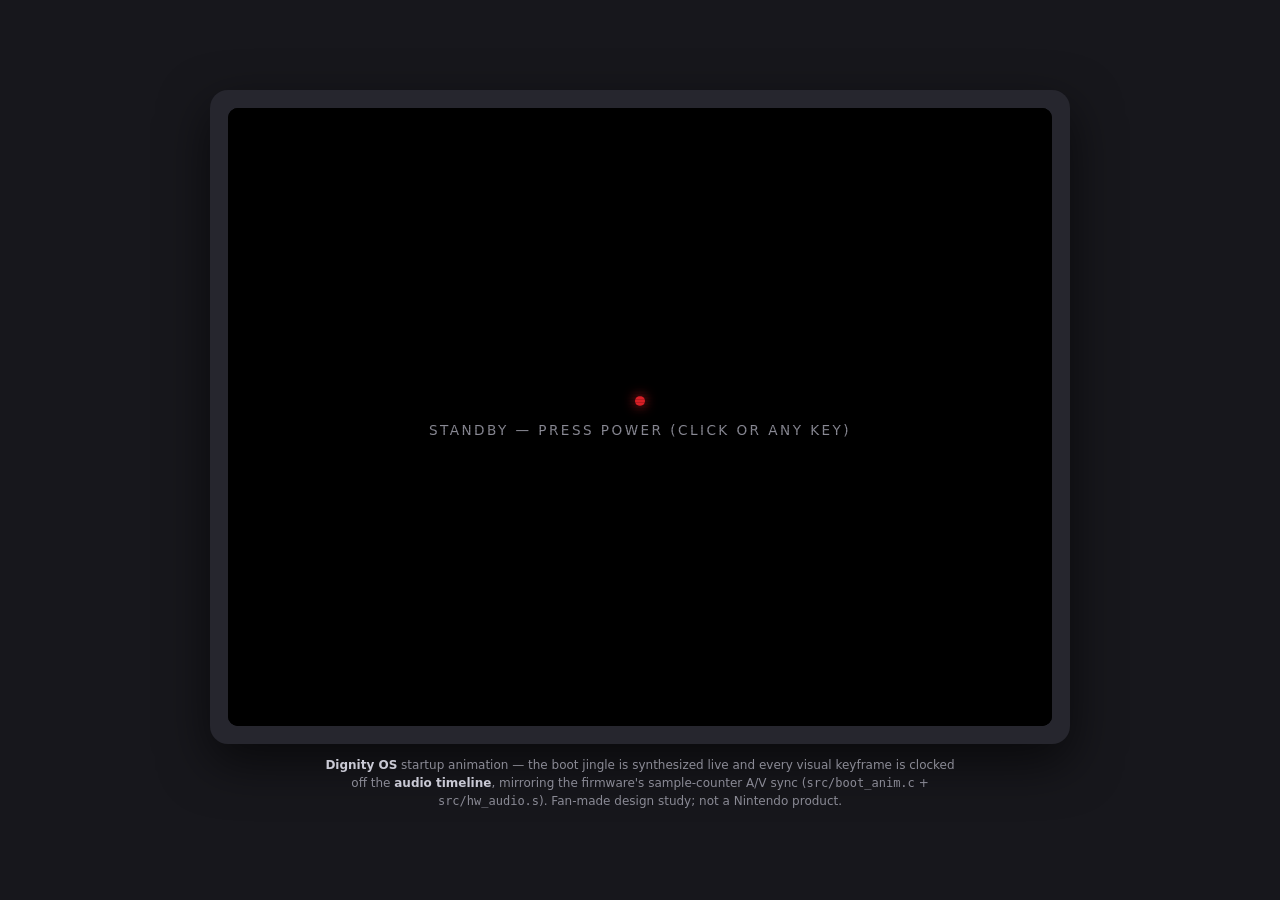
<file: dignity-os/ui/boot.html>
<!DOCTYPE html>
<html lang="en">
<head>
<meta charset="UTF-8">
<meta name="viewport" content="width=device-width, initial-scale=1.0">
<title>Dignity OS — Startup</title>
<style>
  /* ------------------------------------------------------------------
     Dignity OS startup animation — on-screen simulation.
     Fan-fiction concept for the fictional Dignity set-top box.

     A/V sync model (mirrors src/boot_anim.c): the audio clock is the
     master. Every visual keyframe fires when AudioContext.currentTime
     crosses its timestamp — the same timestamps the jingle notes are
     scheduled at — so picture and sound can never drift apart.
     ------------------------------------------------------------------ */
  :root {
    --bg:          #0a1440;
    --bg-2:        #101e5c;
    --red:         #d81f26;
    --red-2:       #a60f18;
    --gold:        #f5c518;
    --text:        #dfe6ff;
    --dim:         #6d7bb8;
    --osd-font: "Verdana", "Tahoma", "DejaVu Sans", sans-serif;
  }

  * { margin: 0; padding: 0; box-sizing: border-box; }

  body {
    background: #17171c;
    min-height: 100vh;
    display: flex;
    flex-direction: column;
    align-items: center;
    justify-content: center;
    font-family: var(--osd-font);
    padding: 16px;
  }

  .tv {
    width: min(96vw, 860px);
    background: #26262e;
    border-radius: 18px;
    padding: 18px;
    box-shadow: 0 18px 50px rgba(0,0,0,.6);
  }

  .screen {
    position: relative;
    aspect-ratio: 4 / 3;
    border-radius: 10px;
    overflow: hidden;
    background: #000;
    box-shadow: inset 0 0 60px rgba(0,0,0,.55);
    color: var(--text);
    font-size: clamp(10px, 1.9vw, 17px);
    user-select: none;
    cursor: pointer;
  }
  .screen::after {           /* scanlines */
    content: "";
    position: absolute; inset: 0;
    background: repeating-linear-gradient(
      to bottom, rgba(0,0,0,.16) 0 1px, transparent 1px 3px);
    pointer-events: none;
    z-index: 40;
  }

  /* Stage layers ------------------------------------------------------ */
  .stage {
    position: absolute; inset: 0;
    display: flex; flex-direction: column;
    align-items: center; justify-content: center;
    gap: 1.1em;
  }

  /* CRT power-on flash */
  .flash {
    position: absolute; inset: 0; z-index: 30;
    background: #fff; opacity: 0; pointer-events: none;
  }
  .screen.on .flash { animation: crt-pop .38s ease-out forwards; }
  @keyframes crt-pop {
    0%   { opacity: 0;  transform: scaleY(.004); }
    18%  { opacity: 1;  transform: scaleY(.02); }
    55%  { opacity: .9; transform: scaleY(1); }
    100% { opacity: 0;  transform: scaleY(1); }
  }

  .screen.on { background: radial-gradient(ellipse at center, var(--bg-2), var(--bg) 75%); }

  /* Wordmark ---------------------------------------------------------- */
  .wordmark { display: flex; gap: .08em; }
  .wordmark span {
    font-size: 3.4em; font-weight: 800; letter-spacing: .04em;
    color: #fff;
    text-shadow: 0 3px 0 rgba(0,0,0,.35), 0 0 22px rgba(245,197,24,.0);
    opacity: 0;
    transform: translateY(.55em) scale(1.6);
  }
  .wordmark span.hit {
    animation: letter-in .34s cubic-bezier(.2, 1.6, .4, 1) forwards;
  }
  @keyframes letter-in {
    0%   { opacity: 0; transform: translateY(.55em) scale(1.6); filter: blur(3px); }
    60%  { opacity: 1; transform: translateY(-.06em) scale(1.02); filter: blur(0); }
    100% { opacity: 1; transform: translateY(0) scale(1); }
  }

  /* Red sweep under the wordmark */
  .sweep {
    height: .28em; width: 62%;
    background: linear-gradient(var(--red), var(--red-2));
    border-radius: 2px;
    transform: scaleX(0); transform-origin: left center;
    box-shadow: 0 0 18px rgba(216,31,38,.55);
  }
  .sweep.hit { animation: sweep-in .5s cubic-bezier(.6,0,.2,1) forwards; }
  @keyframes sweep-in { to { transform: scaleX(1); } }

  .stage.glow .wordmark span {
    text-shadow: 0 3px 0 rgba(0,0,0,.35), 0 0 26px rgba(245,197,24,.5);
    transition: text-shadow .45s ease-out;
  }

  /* Tagline + OS line -------------------------------------------------- */
  .tagline {
    font-size: .78em; letter-spacing: .34em; color: var(--gold);
    text-transform: uppercase; text-align: center;
    opacity: 0; transform: translateY(.6em);
  }
  .tagline.hit { animation: soft-in .6s ease-out forwards; }

  .osline {
    display: flex; align-items: center; gap: .6em;
    font-size: .85em; color: var(--dim);
    opacity: 0; transform: translateY(.6em);
  }
  .osline.hit { animation: soft-in .5s ease-out forwards; }
  @keyframes soft-in { to { opacity: 1; transform: translateY(0); } }

  .osline .dot {
    width: .55em; height: .55em; border-radius: 50%;
    background: var(--gold);
    animation: pulse 1s ease-in-out infinite;
  }
  @keyframes pulse { 50% { opacity: .25; } }

  /* Idle prompt / end prompt ------------------------------------------- */
  .prompt {
    position: absolute; inset: 0; z-index: 20;
    display: flex; flex-direction: column; align-items: center; justify-content: center;
    gap: .9em; background: #000;
    transition: opacity .3s;
  }
  .prompt .led { width: 10px; height: 10px; border-radius: 50%;
    background: var(--red); box-shadow: 0 0 12px var(--red);
    animation: pulse 1.6s ease-in-out infinite; }
  .prompt .label { color: #8a8a95; font-size: .8em; letter-spacing: .18em; }
  .screen.on .prompt { opacity: 0; pointer-events: none; }

  .enter {
    position: absolute; left: 0; right: 0; bottom: 7%;
    text-align: center; z-index: 25;
    font-size: .78em; color: var(--dim); letter-spacing: .06em;
    opacity: 0;
  }
  .enter.hit { animation: soft-in .5s ease-out forwards; }
  .enter b {
    background: #222c66; color: var(--text);
    border: 1px solid #2c3f8f; border-radius: 3px;
    padding: .1em .45em; margin-right: .35em;
  }

  .caption {
    color: #8a8a95; font-size: 12px; margin-top: 12px; text-align: center;
    max-width: 640px; line-height: 1.5;
  }
  .caption b { color: #c9c9d4; }
</style>
</head>
<body>

<div class="tv">
  <div class="screen" id="screen">
    <div class="prompt" id="prompt">
      <div class="led"></div>
      <div class="label">STANDBY &mdash; PRESS POWER (CLICK OR ANY KEY)</div>
    </div>

    <div class="stage" id="stage">
      <div class="wordmark" id="wordmark"></div>
      <div class="sweep" id="sweep"></div>
      <div class="tagline" id="tagline">Digital&nbsp;Intelligence&nbsp;Generations&nbsp;Now&nbsp;in&nbsp;the&nbsp;Yield</div>
      <div class="osline" id="osline"><span class="dot"></span><span>Dignity&trade; OS &nbsp;&bull;&nbsp; starting&hellip;</span></div>
    </div>

    <div class="enter" id="enter"><b>A</b>Program Guide &nbsp;&nbsp; <b>B</b>Replay</div>
    <div class="flash"></div>
  </div>
</div>

<p class="caption">
  <b>Dignity OS</b> startup animation &mdash; the boot jingle is synthesized live and every
  visual keyframe is clocked off the <b>audio timeline</b>, mirroring the firmware's
  sample-counter A/V sync (<code>src/boot_anim.c</code> + <code>src/hw_audio.s</code>).
  Fan-made design study; not a Nintendo product.
</p>

<script>
/* --------------------------------------------------------------------
 * Timeline — mirrors data/boot_timeline.xml. Times in seconds from
 * power-on; the firmware stores the same instants in APU samples
 * (time * 32000, see boot_anim.c).
 * ------------------------------------------------------------------ */
const LETTERS = "DIGNITY".split("");

/* Ascending D-major pentatonic pluck per letter, then chord + sparkle. */
const NOTE_HZ = [293.66, 329.63, 369.99, 440.0, 493.88, 587.33, 659.25];
const LETTER_T0 = 0.55, LETTER_DT = 0.13;

const KEYFRAMES = [
  { t: 0.00, fx: powerOn   },                       /* CRT pop + hum      */
  ...LETTERS.map((_, i) => ({ t: LETTER_T0 + i * LETTER_DT, fx: () => letter(i) })),
  { t: 1.70, fx: sweep     },                       /* red sweep + chord  */
  { t: 2.35, fx: tagline   },                       /* tagline + sparkle  */
  { t: 3.30, fx: osline    },                       /* "starting..."      */
  { t: 4.70, fx: finished  },                       /* prompt for guide   */
];

/* Audio ---------------------------------------------------------------
 * All notes are scheduled against the AudioContext clock at power-on;
 * the render loop reads the same clock, so audio is the sync master. */
let ctx = null, t0 = 0, running = false, nextKf = 0;

function env(gain, at, peak, attack, decay) {
  gain.gain.setValueAtTime(0.0001, at);
  gain.gain.exponentialRampToValueAtTime(peak, at + attack);
  gain.gain.exponentialRampToValueAtTime(0.0001, at + attack + decay);
}

function pluck(freq, at, peak = 0.22, decay = 0.5) {
  const osc = ctx.createOscillator(), g = ctx.createGain();
  osc.type = "triangle"; osc.frequency.value = freq;
  const shimmer = ctx.createOscillator(), sg = ctx.createGain();
  shimmer.type = "sine"; shimmer.frequency.value = freq * 2;
  sg.gain.value = 0.35;
  osc.connect(g); shimmer.connect(sg).connect(g); g.connect(ctx.destination);
  env(g, at, peak, 0.012, decay);
  osc.start(at); osc.stop(at + decay + 0.1);
  shimmer.start(at); shimmer.stop(at + decay + 0.1);
}

function scheduleJingle(at) {
  /* Power hum: filtered saw fading under the whole sequence. */
  const hum = ctx.createOscillator(), hg = ctx.createGain(),
        lp = ctx.createBiquadFilter();
  hum.type = "sawtooth"; hum.frequency.value = 58;
  lp.type = "lowpass"; lp.frequency.value = 140;
  hum.connect(lp).connect(hg).connect(ctx.destination);
  hg.gain.setValueAtTime(0.05, at);
  hg.gain.linearRampToValueAtTime(0.0, at + 2.2);
  hum.start(at); hum.stop(at + 2.3);

  /* One pluck per wordmark letter. */
  NOTE_HZ.forEach((hz, i) => pluck(hz, at + LETTER_T0 + i * LETTER_DT));

  /* Chord swell under the red sweep: D3 A3 D4 F#4. */
  [146.83, 220.0, 293.66, 369.99].forEach(hz => {
    const o = ctx.createOscillator(), g = ctx.createGain();
    o.type = "sine"; o.frequency.value = hz;
    o.connect(g).connect(ctx.destination);
    g.gain.setValueAtTime(0.0001, at + 1.70);
    g.gain.linearRampToValueAtTime(0.09, at + 2.05);
    g.gain.exponentialRampToValueAtTime(0.0001, at + 3.6);
    o.start(at + 1.70); o.stop(at + 3.7);
  });

  /* Sparkle ding on the tagline. */
  pluck(1174.66, at + 2.35, 0.12, 0.9);
  pluck(1567.98, at + 2.42, 0.10, 1.1);
}

/* Visual keyframe handlers -------------------------------------------- */
const $ = id => document.getElementById(id);

function powerOn()  { $("screen").classList.add("on"); }
function letter(i)  { $("wordmark").children[i].classList.add("hit"); }
function sweep()    { $("sweep").classList.add("hit"); $("stage").classList.add("glow"); }
function tagline()  { $("tagline").classList.add("hit"); }
function osline()   { $("osline").classList.add("hit"); }
function finished() { $("enter").classList.add("hit"); running = false; }

/* Sequencer — the analogue of boot_anim_step() in boot_anim.c --------- */
function frame() {
  if (!running) return;
  const t = ctx.currentTime - t0;          /* audio clock, not wall clock */
  while (nextKf < KEYFRAMES.length && t >= KEYFRAMES[nextKf].t)
    KEYFRAMES[nextKf++].fx();
  requestAnimationFrame(frame);
}

function reset() {
  $("screen").classList.remove("on");
  $("stage").classList.remove("glow");
  for (const el of [...$("wordmark").children, $("sweep"), $("tagline"), $("osline"), $("enter")])
    el.classList.remove("hit");
  void $("screen").offsetWidth;            /* restart CSS animations */
}

function powerUp() {
  if (running) return;
  ctx ??= new (window.AudioContext || window.webkitAudioContext)();
  ctx.resume();
  reset();
  t0 = ctx.currentTime + 0.06;             /* small lead for scheduling */
  scheduleJingle(t0);
  nextKf = 0; running = true;
  requestAnimationFrame(frame);
}

/* Boot-strap ----------------------------------------------------------- */
$("wordmark").innerHTML = LETTERS.map(c => `<span>${c}</span>`).join("");

$("screen").addEventListener("click", powerUp);
document.addEventListener("keydown", e => {
  if (!running && e.key === "Enter" && $("enter").classList.contains("hit")) {
    location.href = "epg.html";            /* A -> Program Guide */
  } else if (e.key === "Backspace" || e.key === "Escape") {
    e.preventDefault(); powerUp();         /* B -> replay        */
  } else if (!running) {
    powerUp();
  }
});
</script>
</body>
</html>
</file>
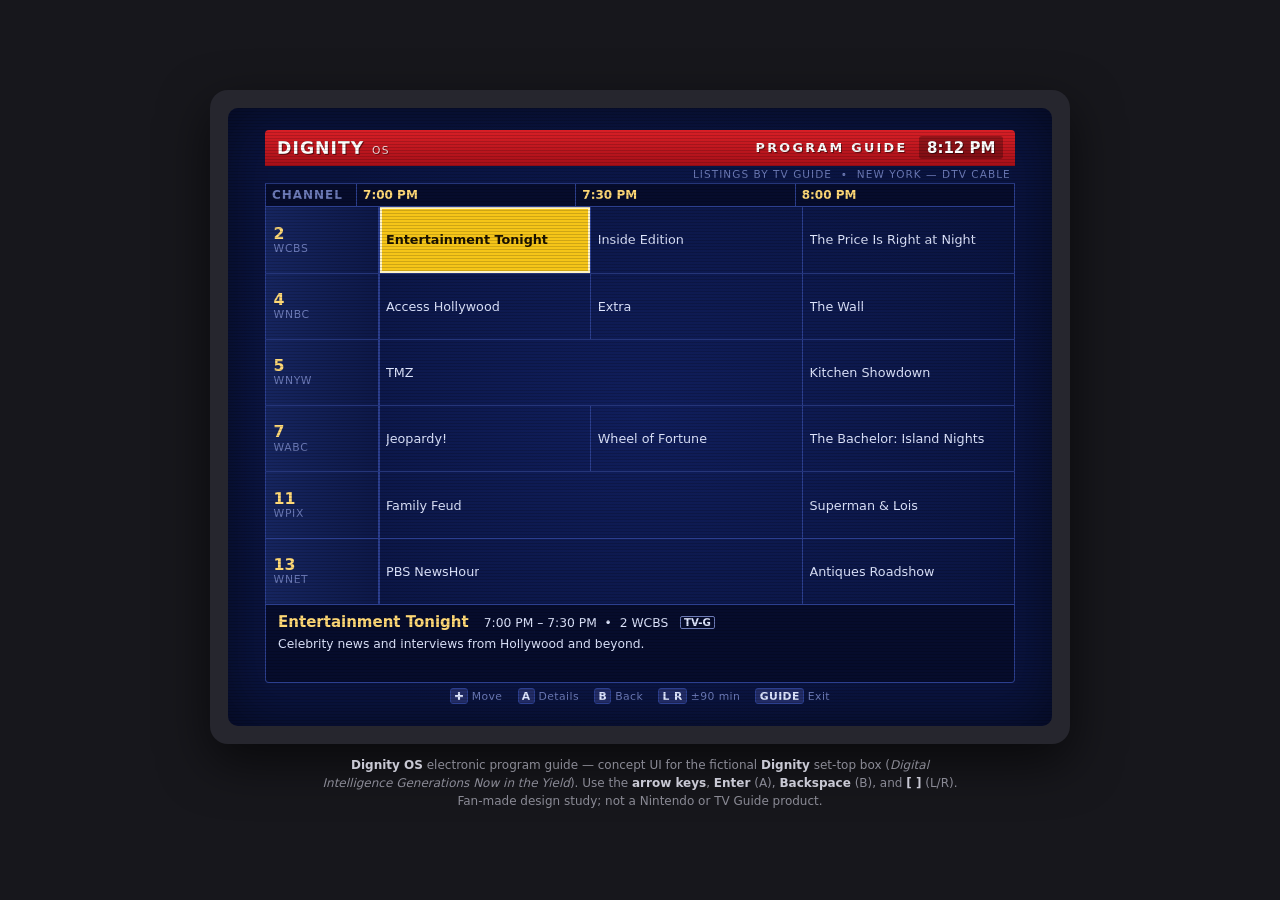
<file: dignity-os/ui/epg.html>
<!DOCTYPE html>
<html lang="en">
<head>
<meta charset="UTF-8">
<meta name="viewport" content="width=device-width, initial-scale=1.0">
<title>Dignity OS — Program Guide</title>
<style>
  /* ------------------------------------------------------------------
     Dignity OS EPG — on-screen display simulation.
     Fan-fiction concept for the fictional Dignity set-top box.
     Mirrors the OSD layout composed by src/epg_render.cpp: red header
     band, time bar, 6x3 guide grid, info panel, key-hint strip.
     ------------------------------------------------------------------ */
  :root {
    --grid-bg:     #0a1440;
    --grid-bg-2:   #101e5c;
    --grid-line:   #2c3f8f;
    --cell-text:   #dfe6ff;
    --cursor-fill: #f5c518;   /* TV Guide yellow */
    --cursor-text: #1a1200;
    --header-fill: #d81f26;   /* Dignity red */
    --header-2:    #a60f18;
    --header-text: #ffffff;
    --panel-fill:  #060c2c;
    --panel-text:  #ffd977;
    --dim:         #6d7bb8;
    --osd-font: "Verdana", "Tahoma", "DejaVu Sans", sans-serif;
  }

  * { margin: 0; padding: 0; box-sizing: border-box; }

  body {
    background: #17171c;
    min-height: 100vh;
    display: flex;
    flex-direction: column;
    align-items: center;
    justify-content: center;
    font-family: var(--osd-font);
    padding: 16px;
  }

  /* CRT bezel */
  .tv {
    width: min(96vw, 860px);
    background: #26262e;
    border-radius: 18px;
    padding: 18px;
    box-shadow: 0 18px 50px rgba(0,0,0,.6);
  }

  .screen {
    position: relative;
    aspect-ratio: 4 / 3;
    border-radius: 10px;
    overflow: hidden;
    background:
      radial-gradient(ellipse at center, var(--grid-bg-2) 0%, var(--grid-bg) 75%);
    box-shadow: inset 0 0 60px rgba(0,0,0,.55);
    color: var(--cell-text);
    font-size: clamp(9px, 1.7vw, 15px);
    user-select: none;
  }
  .screen::after {           /* scanlines */
    content: "";
    position: absolute; inset: 0;
    background: repeating-linear-gradient(
      to bottom, rgba(0,0,0,.16) 0 1px, transparent 1px 3px);
    pointer-events: none;
    z-index: 40;
  }

  .osd { position: absolute; inset: 3.5% 4.5%; display: flex; flex-direction: column; }

  /* GUIDE button: hide the OSD and show "live TV" static */
  .screen.guide-off .osd, .screen.guide-off .overlay { display: none; }
  .screen.guide-off {
    background:
      repeating-conic-gradient(#1c1c22 0% 25%, #2a2a33 0% 50%) 0 0 / 6px 6px;
  }

  /* Header band ----------------------------------------------------- */
  .hdr {
    display: flex; align-items: center; gap: .8em;
    background: linear-gradient(var(--header-fill), var(--header-2));
    color: var(--header-text);
    padding: .45em .8em;
    border-radius: 4px 4px 0 0;
    text-shadow: 1px 1px 0 rgba(0,0,0,.45);
  }
  .hdr .logo {
    font-weight: 800; letter-spacing: .06em; font-size: 1.15em;
    display: flex; align-items: baseline; gap: .45em;
  }
  .hdr .logo small { font-weight: 400; font-size: .62em; opacity: .85; letter-spacing: .12em; }
  .hdr .title { margin-left: auto; font-weight: 700; letter-spacing: .18em; font-size: .85em; }
  .hdr .clock {
    font-variant-numeric: tabular-nums; font-weight: 700;
    background: rgba(0,0,0,.28); padding: .15em .5em; border-radius: 3px;
  }

  .srcline {
    text-align: right; color: var(--dim); font-size: .7em;
    padding: .25em .4em; letter-spacing: .1em;
  }

  /* Time bar + grid --------------------------------------------------- */
  .timebar, .grid-row { display: grid; grid-template-columns: 7.5em repeat(6, 1fr); }

  .timebar {
    background: var(--panel-fill);
    color: var(--panel-text);
    font-weight: 700; font-size: .8em;
    border: 1px solid var(--grid-line); border-bottom: none;
  }
  .timebar > div { padding: .35em .5em; border-left: 1px solid var(--grid-line); }
  .timebar > div:first-child { border-left: none; color: var(--dim); letter-spacing: .08em; }
  .timebar .tslot { grid-column: span 2; }

  .grid { flex: 1; display: flex; flex-direction: column; border: 1px solid var(--grid-line); }
  .grid-row { flex: 1; border-top: 1px solid var(--grid-line); }
  .grid-row:first-child { border-top: none; }

  .chan {
    display: flex; flex-direction: column; justify-content: center;
    padding: 0 .5em;
    background: linear-gradient(90deg, #16255f, #0d1848);
    border-right: 1px solid var(--grid-line);
    line-height: 1.15;
  }
  .chan .num { font-weight: 800; color: var(--panel-text); font-size: 1.05em; }
  .chan .call { font-size: .72em; color: var(--dim); letter-spacing: .06em; }

  .cell {
    display: flex; align-items: center;
    padding: 0 .5em;
    border-left: 1px solid var(--grid-line);
    overflow: hidden; white-space: nowrap; text-overflow: ellipsis;
    font-size: .85em;
    cursor: pointer;
  }
  .cell .t { overflow: hidden; text-overflow: ellipsis; }
  .cell.cont::before { content: "\25C0 "; color: var(--dim); font-size: .7em; margin-right: .3em; }
  .cell.empty { color: var(--dim); font-style: italic; }
  .cell.hot {
    background: var(--cursor-fill);
    color: var(--cursor-text);
    font-weight: 700;
    box-shadow: inset 0 0 0 2px #fff3c4;
  }

  /* Info panel -------------------------------------------------------- */
  .info {
    border: 1px solid var(--grid-line); border-top: none;
    background: var(--panel-fill);
    padding: .55em .8em;
    min-height: 5.2em;
    border-radius: 0 0 4px 4px;
  }
  .info .line1 { color: var(--panel-text); font-weight: 700; margin-bottom: .3em; }
  .info .line1 .meta { color: var(--cell-text); font-weight: 400; font-size: .82em; margin-left: .8em; }
  .info .rating {
    display: inline-block; border: 1px solid var(--dim); color: var(--cell-text);
    font-size: .68em; padding: 0 .35em; border-radius: 2px; margin-left: .6em;
    vertical-align: middle;
  }
  .info .desc { font-size: .82em; line-height: 1.35; color: var(--cell-text); }

  /* Key hints --------------------------------------------------------- */
  .hints {
    display: flex; gap: 1.4em; justify-content: center;
    padding-top: .5em; font-size: .72em; color: var(--dim); letter-spacing: .04em;
  }
  .hints b {
    display: inline-block; min-width: 1.6em; text-align: center;
    background: #222c66; color: var(--cell-text);
    border-radius: 3px; padding: .05em .3em; margin-right: .35em;
    border: 1px solid var(--grid-line);
  }

  /* Details / tuning overlays ----------------------------------------- */
  .overlay {
    position: absolute; inset: 0; z-index: 30;
    display: none; align-items: center; justify-content: center;
    background: rgba(3, 6, 24, .78);
  }
  .overlay.open { display: flex; }
  .card {
    width: 72%;
    background: linear-gradient(#141f56, #0a1440);
    border: 2px solid var(--cursor-fill);
    border-radius: 6px;
    padding: 1em 1.2em;
    box-shadow: 0 10px 40px rgba(0,0,0,.7);
  }
  .card h2 { color: var(--panel-text); font-size: 1.05em; margin-bottom: .35em; }
  .card .meta { color: var(--dim); font-size: .78em; margin-bottom: .6em; }
  .card p { font-size: .85em; line-height: 1.45; margin-bottom: .9em; }
  .card .actions { font-size: .75em; color: var(--dim); }
  .card .actions b {
    background: #222c66; color: var(--cell-text); border: 1px solid var(--grid-line);
    border-radius: 3px; padding: .05em .35em; margin-right: .3em;
  }

  .banner {
    position: absolute; left: 6%; right: 6%; bottom: 7%;
    z-index: 35; display: none;
    background: linear-gradient(var(--header-fill), var(--header-2));
    color: #fff; font-weight: 700;
    padding: .5em .9em; border-radius: 5px;
    text-shadow: 1px 1px 0 rgba(0,0,0,.4);
    box-shadow: 0 8px 24px rgba(0,0,0,.6);
  }
  .banner.open { display: block; }
  .banner small { display: block; font-weight: 400; font-size: .72em; opacity: .9; }

  /* Below-the-TV caption ---------------------------------------------- */
  .caption {
    color: #8a8a95; font-size: 12px; margin-top: 12px; text-align: center;
    max-width: 640px; line-height: 1.5;
  }
  .caption b { color: #c9c9d4; }
</style>
</head>
<body>

<div class="tv">
  <div class="screen" id="screen">
    <div class="osd">
      <div class="hdr">
        <div class="logo">DIGNITY<small>OS</small></div>
        <div class="title">PROGRAM GUIDE</div>
        <div class="clock" id="clock">8:12 PM</div>
      </div>
      <div class="srcline">LISTINGS BY TV GUIDE &nbsp;&bull;&nbsp; NEW YORK &mdash; DTV CABLE</div>
      <div class="timebar" id="timebar"></div>
      <div class="grid" id="grid"></div>
      <div class="info" id="info"></div>
      <div class="hints">
        <span><b>&#10010;</b>Move</span>
        <span><b>A</b>Details</span>
        <span><b>B</b>Back</span>
        <span><b>L R</b>&plusmn;90 min</span>
        <span><b>GUIDE</b>Exit</span>
      </div>
    </div>

    <div class="overlay" id="overlay">
      <div class="card">
        <h2 id="d-title"></h2>
        <div class="meta" id="d-meta"></div>
        <p id="d-desc"></p>
        <div class="actions"><b>A</b>Tune to channel &nbsp; <b>B</b>Close</div>
      </div>
    </div>

    <div class="banner" id="banner"></div>
  </div>
</div>

<p class="caption">
  <b>Dignity OS</b> electronic program guide &mdash; concept UI for the fictional
  <b>Dignity</b> set-top box (<i>Digital Intelligence Generations Now in the Yield</i>).
  Use the <b>arrow keys</b>, <b>Enter</b> (A), <b>Backspace</b> (B), and <b>[ ]</b> (L/R).
  Fan-made design study; not a Nintendo or TV Guide product.
</p>

<script>
/* --------------------------------------------------------------------
 * Guide data — mirrors data/tvguide_listings.xml (generated snapshot).
 * start/dur are minutes since 00:00 local, as in epg_core.h.
 * ------------------------------------------------------------------ */
const CHANNELS = [
  { num: 2,  call: "WCBS", name: "CBS 2 New York", events: [
    [1140, 30, "TV-G",  "Entertainment Tonight", "Celebrity news and interviews from Hollywood and beyond."],
    [1170, 30, "TV-G",  "Inside Edition", "Investigative reports and human-interest stories."],
    [1200, 60, "TV-PG", "The Price Is Right at Night", "Contestants bid on prizes in this primetime edition of the classic game show."],
    [1260, 60, "TV-14", "FBI", "The team races to stop a bomber targeting the transit system."],
    [1320, 60, "TV-14", "FBI: Most Wanted", "Remick's unit tracks a fugitive across state lines."] ]},
  { num: 4,  call: "WNBC", name: "NBC 4 New York", events: [
    [1140, 30, "TV-G",  "Access Hollywood", "Behind-the-scenes entertainment coverage."],
    [1170, 30, "TV-G",  "Extra", "The latest in entertainment news."],
    [1200, 60, "TV-PG", "The Wall", "Teams answer trivia as the wall decides their fortune."],
    [1260, 120,"TV-PG", "Monday Night Movie: Summer Lights", "(2024, Drama) A lighthouse keeper's daughter returns home to a town full of secrets. ***"] ]},
  { num: 5,  call: "WNYW", name: "FOX 5 New York", events: [
    [1140, 60, "TV-PG", "TMZ", "Celebrity gossip and entertainment headlines."],
    [1200, 60, "TV-PG", "Kitchen Showdown", "Twelve chefs face the mystery pantry in the season opener."],
    [1260, 60, "TV-14", "9-1-1: Lone Star", "A refinery fire pushes the 126 to its limits."],
    [1320, 60, "TV-G",  "FOX 5 News at 10", "Local news, weather and sports."] ]},
  { num: 7,  call: "WABC", name: "ABC 7 New York", events: [
    [1140, 30, "TV-G",  "Jeopardy!", "America's favorite answer-and-question quiz show."],
    [1170, 30, "TV-G",  "Wheel of Fortune", "Contestants spin the wheel and solve word puzzles."],
    [1200, 120,"TV-PG", "The Bachelor: Island Nights", "Two-hour special. Alliances shift after a surprise arrival on the island."],
    [1320, 60, "TV-14", "The Rookie", "Nolan mentors a recruit during a citywide blackout."] ]},
  { num: 11, call: "WPIX", name: "PIX 11", events: [
    [1140, 60, "TV-PG", "Family Feud", "Two families face off in the survey says showdown. Back-to-back episodes."],
    [1200, 120,"TV-PG", "Superman & Lois", "Clark weighs a life without the cape as a new threat rises in Smallville."],
    [1320, 60, "TV-G",  "PIX11 News at Ten", "New York's very own with the day's top stories."] ]},
  { num: 13, call: "WNET", name: "THIRTEEN PBS", events: [
    [1140, 60, "TV-G",  "PBS NewsHour", "In-depth analysis of the day's national and world news."],
    [1200, 60, "TV-G",  "Antiques Roadshow", "Appraisals from Boise: a 1919 baseball archive stuns the experts."],
    [1260, 120,"TV-PG", "American Experience: The Grid", "How electrification rewired the American home, town and imagination."] ]},
  { num: 24, call: "ESPN", name: "ESPN", events: [
    [1140, 60, "TV-G",  "SportsCenter", "Highlights, analysis and the day's top plays."],
    [1200, 180,"TV-G",  "MLB Baseball: Yankees at Red Sox", "Live from Fenway Park. Rivalry week continues in Boston."],
    [1380, 60, "TV-G",  "Baseball Tonight", "Postgame wrap-up and around-the-league highlights."] ]},
  { num: 26, call: "CNN", name: "CNN", events: [
    [1140, 60, "TV-PG", "The Situation Room", "Breaking news and political headlines from Washington."],
    [1200, 60, "TV-PG", "Erin Burnett OutFront", "The stories on the front lines of the news."],
    [1260, 60, "TV-PG", "Anderson Cooper 360", "Keeping them honest with the day's top stories."],
    [1320, 60, "TV-PG", "CNN NewsNight", "A late look at the biggest stories of the day."] ]},
  { num: 31, call: "NICK", name: "Nickelodeon", events: [
    [1140, 60, "TV-Y7", "SpongeBob SquarePants", "Bikini Bottom hosts the annual Fry Cook Games. Back-to-back episodes."],
    [1200, 60, "TV-Y7", "The Loud House", "Lincoln schemes to win the family talent show."],
    [1260, 120,"TV-PG", "Nick at Nite: Friends", "Classic sitcom marathon continues."] ]},
  { num: 42, call: "TVGC", name: "TV Guide Channel", events: [
    [1140, 300,"TV-G",  "Listings — What's On Tonight", "Scrolling program listings with entertainment news and previews."] ]},
];

/* View-state constants mirror epg_core.h */
const ROWS = 6, COLS = 3, SLOT = 30;

const view = { topRow: 0, curRow: 0, curCol: 0, windowMin: 19 * 60, details: false };
const nowMin = 20 * 60 + 12;   /* frozen demo clock: 8:12 PM */

const $ = id => document.getElementById(id);

function fmtClock(min) {
  const h24 = Math.floor(min / 60) % 24, m = min % 60;
  const h12 = (h24 % 12) || 12;
  return `${h12}:${String(m).padStart(2, "0")} ${h24 < 12 ? "AM" : "PM"}`;
}

function eventAt(chIdx, at) {
  const ch = CHANNELS[chIdx];
  if (!ch) return null;
  return ch.events.find(e => at >= e[0] && at < e[0] + e[1]) || null;
}

function cursorEvent() {
  return eventAt(view.topRow + view.curRow,
                 view.windowMin + view.curCol * SLOT);
}

/* Rendering ---------------------------------------------------------- */

function render() {
  $("clock").textContent = fmtClock(nowMin);

  const tb = ['<div>CHANNEL</div>'];
  for (let c = 0; c < COLS; c++)
    tb.push(`<div class="tslot">${fmtClock(view.windowMin + c * SLOT)}</div>`);
  $("timebar").innerHTML = tb.join("");

  const rows = [];
  for (let r = 0; r < ROWS; r++) {
    const chIdx = view.topRow + r;
    const ch = CHANNELS[chIdx];
    const cells = [`<div class="chan"><span class="num">${ch ? ch.num : ""}</span>
                    <span class="call">${ch ? ch.call : ""}</span></div>`];
    for (let c = 0; c < COLS; ) {
      const at = view.windowMin + c * SLOT;
      const ev = ch ? eventAt(chIdx, at) : null;
      let span = 1;
      while (c + span < COLS && ev &&
             ev === eventAt(chIdx, at + span * SLOT)) span++;
      const hot = r === view.curRow && view.curCol >= c && view.curCol < c + span;
      const cont = ev && ev[0] < view.windowMin && c === 0;
      const cls = ["cell", hot && "hot", !ev && "empty", cont && "cont"]
                    .filter(Boolean).join(" ");
      const label = ev ? ev[3] : "No listing";
      cells.push(`<div class="${cls}" style="grid-column: span ${span * 2}"
                       data-row="${r}" data-col="${c}"><span class="t">${label}</span></div>`);
      c += span;
    }
    rows.push(`<div class="grid-row">${cells.join("")}</div>`);
  }
  $("grid").innerHTML = rows.join("");

  const ev = cursorEvent();
  const ch = CHANNELS[view.topRow + view.curRow];
  $("info").innerHTML = ev
    ? `<div class="line1">${ev[3]}
         <span class="meta">${fmtClock(ev[0])} &ndash; ${fmtClock(ev[0] + ev[1])}
           &nbsp;&bull;&nbsp; ${ch.num} ${ch.call}</span>
         <span class="rating">${ev[2]}</span></div>
       <div class="desc">${ev[4]}</div>`
    : `<div class="desc" style="color:var(--dim)">No program information available.</div>`;

  const ov = $("overlay");
  ov.classList.toggle("open", view.details && !!ev);
  if (view.details && ev) {
    $("d-title").textContent = ev[3];
    $("d-meta").innerHTML =
      `${ch.num} ${ch.call} &mdash; ${ch.name} &nbsp;&bull;&nbsp; ` +
      `${fmtClock(ev[0])} &ndash; ${fmtClock(ev[0] + ev[1])} &nbsp;&bull;&nbsp; ` +
      `${ev[1]} min &nbsp;&bull;&nbsp; Rated ${ev[2]}`;
    $("d-desc").textContent = ev[4];
  }
}

/* Input state machine — mirrors epg_handle_key() in epg_core.c -------- */

function tune() {
  const ch = CHANNELS[view.topRow + view.curRow];
  view.details = false;
  const b = $("banner");
  b.innerHTML = `Tuning to channel ${ch.num} ${ch.call}&hellip;
                 <small>${ch.name}</small>`;
  b.classList.add("open");
  clearTimeout(tune._t);
  tune._t = setTimeout(() => b.classList.remove("open"), 2200);
}

function handleKey(key) {
  switch (key) {
    case "up":
      if (view.curRow > 0) view.curRow--;
      else if (view.topRow > 0) view.topRow--;
      else return false;
      return true;
    case "down":
      if (view.topRow + view.curRow + 1 >= CHANNELS.length) return false;
      if (view.curRow < ROWS - 1) view.curRow++;
      else view.topRow++;
      return true;
    case "left":
      if (view.curCol > 0) view.curCol--;
      else if (view.windowMin >= SLOT) view.windowMin -= SLOT;
      else return false;
      return true;
    case "right":
      if (view.curCol < COLS - 1) view.curCol++;
      else if (view.windowMin + COLS * SLOT < 24 * 60) view.windowMin += SLOT;
      else return false;
      return true;
    case "L":
      view.windowMin = Math.max(0, view.windowMin - 90);
      return true;
    case "R":
      if (view.windowMin + 90 + COLS * SLOT <= 24 * 60) view.windowMin += 90;
      return true;
    case "A":
      if (view.details) { tune(); return true; }
      if (cursorEvent()) { view.details = true; return true; }
      return false;
    case "B":
      if (!view.details) return false;
      view.details = false;
      return true;
  }
  return false;
}

const KEYMAP = {
  ArrowUp: "up", ArrowDown: "down", ArrowLeft: "left", ArrowRight: "right",
  Enter: "A", Backspace: "B", Escape: "B",
  "[": "L", "]": "R",
};

document.addEventListener("keydown", e => {
  const key = KEYMAP[e.key] ?? (e.key.toLowerCase() === "d" ? "GUIDE" : null);
  if (!key) return;
  e.preventDefault();
  if (key === "GUIDE") { $("screen").classList.toggle("guide-off"); return; }
  if (handleKey(key)) render();
});

$("grid").addEventListener("click", e => {
  const cell = e.target.closest(".cell");
  if (!cell) return;
  const wasHot = cell.classList.contains("hot");
  view.curRow = +cell.dataset.row;
  view.curCol = +cell.dataset.col;
  if (wasHot) view.details = true;   /* second click = A */
  render();
});

$("overlay").addEventListener("click", () => { view.details = false; render(); });

render();
</script>
</body>
</html>
</file>
<file: styles.css>
:root {
  --red: #e60012;
  --dark: #11131a;
  --blue: #00a3ff;
  --cream: #fff7ea;
  --text: #f9fbff;
  --muted: #b9c0ce;
  --card: rgba(255, 255, 255, 0.1);
  --shadow: 0 24px 80px rgba(0, 0, 0, 0.28);
}

* { box-sizing: border-box; }
html { scroll-behavior: smooth; }
body {
  margin: 0;
  font-family: Nunito, system-ui, -apple-system, BlinkMacSystemFont, "Segoe UI", sans-serif;
  background: radial-gradient(circle at top left, #3444ff 0, transparent 32rem), linear-gradient(135deg, #1b1d2b 0%, #090a10 58%, #250006 100%);
  color: var(--text);
}

.site-header {
  position: sticky;
  top: 0;
  z-index: 10;
  background: rgba(8, 10, 18, 0.82);
  backdrop-filter: blur(18px);
  border-bottom: 1px solid rgba(255, 255, 255, 0.1);
}

.nav {
  display: flex;
  align-items: center;
  justify-content: space-between;
  max-width: 1180px;
  margin: 0 auto;
  padding: 1rem 1.25rem;
}

.brand, .nav-links a { color: var(--text); text-decoration: none; font-weight: 900; }
.brand { display: inline-flex; align-items: center; gap: .7rem; font-size: 1.1rem; }
.brand-mark {
  display: grid;
  place-items: center;
  width: 2.65rem;
  height: 2.65rem;
  border-radius: 50%;
  background: var(--red);
  box-shadow: 0 10px 30px rgba(230, 0, 18, .45);
}
.nav-links { display: flex; gap: 1.25rem; }
.nav-links a:hover { color: #ffd85a; }
.nav-toggle { display: none; }

.hero, .section {
  max-width: 1180px;
  margin: 0 auto;
  padding: 5rem 1.25rem;
}
.hero {
  min-height: 76vh;
  display: grid;
  grid-template-columns: minmax(0, 1.2fr) minmax(280px, .8fr);
  align-items: center;
  gap: 2rem;
}
.hero h1 { font-size: clamp(3.2rem, 8vw, 6.8rem); line-height: .9; margin: .3rem 0 1rem; }
.hero p, .split p, .cards p, .footer { color: var(--muted); font-size: 1.08rem; line-height: 1.7; }
.eyebrow { color: #ffd85a; font-weight: 900; text-transform: uppercase; letter-spacing: .16em; font-size: .82rem; }
.hero-actions { display: flex; gap: 1rem; flex-wrap: wrap; margin-top: 2rem; }
.button, .play-button, .filter {
  border: 0;
  border-radius: 999px;
  padding: .9rem 1.25rem;
  font-weight: 900;
  cursor: pointer;
}
.button { text-decoration: none; }
.primary { background: var(--red); color: white; }
.secondary { background: white; color: var(--dark); }

.hero-card, .feature-panel, .price-card, .cards article, .modal-content {
  background: var(--card);
  border: 1px solid rgba(255,255,255,.16);
  border-radius: 2rem;
  box-shadow: var(--shadow);
}
.hero-card { padding: 2rem; transform: rotate(2deg); }
.pill { display: inline-block; background: #ffd85a; color: var(--dark); border-radius: 999px; padding: .35rem .75rem; font-weight: 900; }
.play-button { background: var(--blue); color: white; margin-top: 1rem; }

.section-heading { text-align: center; margin-bottom: 2rem; }
.section h2 { font-size: clamp(2rem, 4vw, 3.5rem); margin: .3rem 0; }
.filter-bar { display: flex; justify-content: center; gap: .75rem; flex-wrap: wrap; margin-bottom: 2rem; }
.filter { background: rgba(255,255,255,.12); color: white; }
.filter.active { background: var(--red); }
.catalog-grid, .pricing-grid { display: grid; grid-template-columns: repeat(3, 1fr); gap: 1.25rem; }
.catalog-card { min-height: 22rem; padding: 1.25rem; border-radius: 1.5rem; background: linear-gradient(145deg, var(--accent), #151827 70%); display: flex; flex-direction: column; justify-content: flex-end; box-shadow: var(--shadow); }
.catalog-card small { font-weight: 900; color: #fff2a8; text-transform: uppercase; }
.catalog-card h3 { font-size: 1.55rem; margin: .35rem 0; }

.split { display: grid; grid-template-columns: 1fr 1fr; align-items: center; gap: 2rem; }
.reverse .feature-panel { order: -1; }
.feature-panel { padding: 2rem; min-height: 14rem; display: grid; align-content: center; gap: .75rem; }
.feature-panel strong { font-size: 2rem; }
.red { background: linear-gradient(135deg, rgba(230,0,18,.88), rgba(255,111,0,.45)); }
.blue { background: linear-gradient(135deg, rgba(0,163,255,.88), rgba(93,49,255,.45)); }
.cards { display: grid; grid-template-columns: repeat(3, 1fr); gap: 1.25rem; }
.cards .section-heading { grid-column: 1 / -1; }
.cards article, .price-card { padding: 1.5rem; }
.price-card { background: rgba(255,255,255,.09); }
.featured-plan { outline: 3px solid #ffd85a; transform: translateY(-.75rem); }
.price { font-size: 2.5rem; font-weight: 900; margin: 1rem 0; }
.price span { font-size: 1rem; color: var(--muted); }
li { margin: .65rem 0; color: var(--muted); }

.modal { position: fixed; inset: 0; display: none; place-items: center; padding: 1rem; background: rgba(0,0,0,.72); z-index: 20; }
.modal.open { display: grid; }
.modal-content { max-width: 560px; width: 100%; padding: 1.5rem; position: relative; background: #171a27; }
.modal-close { position: absolute; top: 1rem; right: 1rem; border: 0; border-radius: 50%; width: 2rem; height: 2rem; cursor: pointer; }
.fake-player { display: grid; place-items: center; min-height: 16rem; border-radius: 1.25rem; background: linear-gradient(135deg, #e60012, #00a3ff); font-size: 4rem; }
.footer { text-align: center; padding: 2rem 1rem; }

@media (max-width: 780px) {
  .nav-toggle { display: block; background: transparent; border: 1px solid rgba(255,255,255,.28); color: white; border-radius: .8rem; padding: .5rem .7rem; }
  .nav-links { display: none; position: absolute; left: 1rem; right: 1rem; top: 4.8rem; flex-direction: column; padding: 1rem; background: #11131a; border-radius: 1rem; }
  .nav-links.open { display: flex; }
  .hero, .split, .catalog-grid, .pricing-grid, .cards { grid-template-columns: 1fr; }
  .hero { padding-top: 3rem; }
  .reverse .feature-panel { order: initial; }
  .featured-plan { transform: none; }
}
</file>
